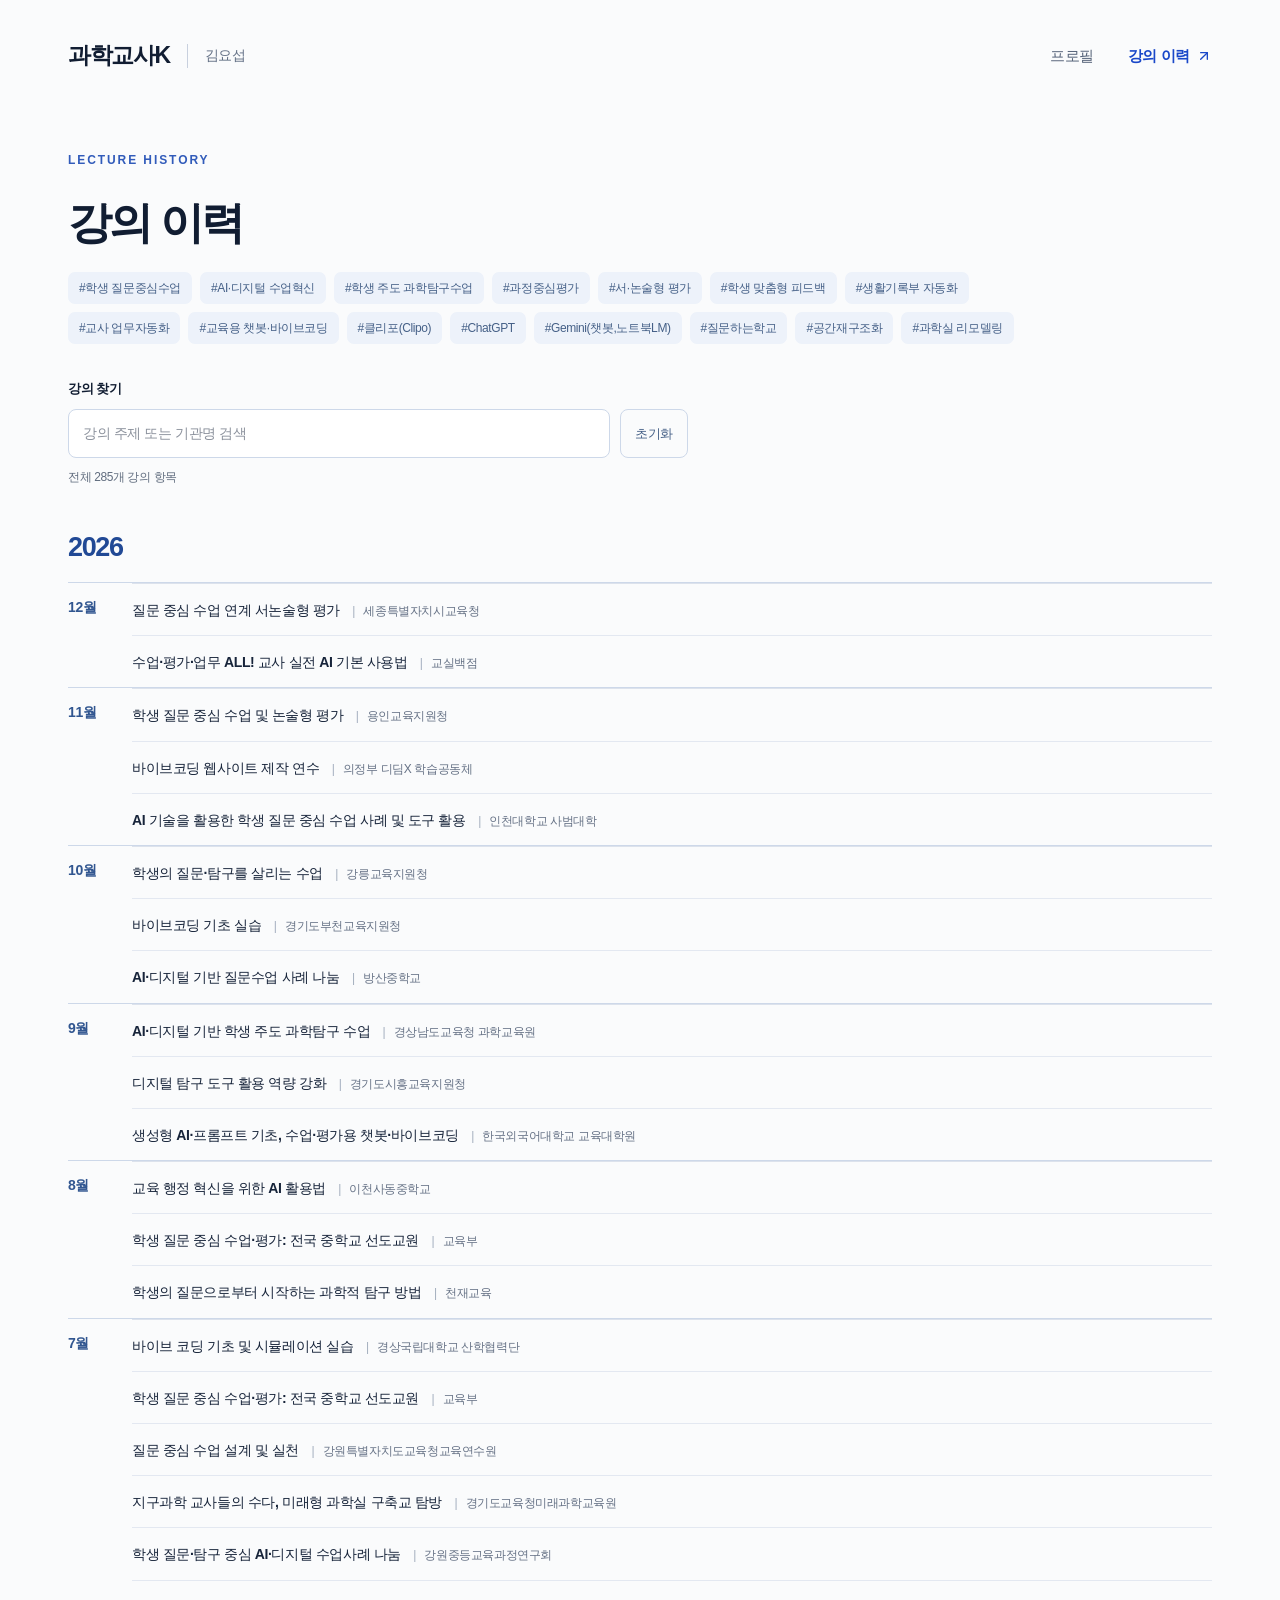
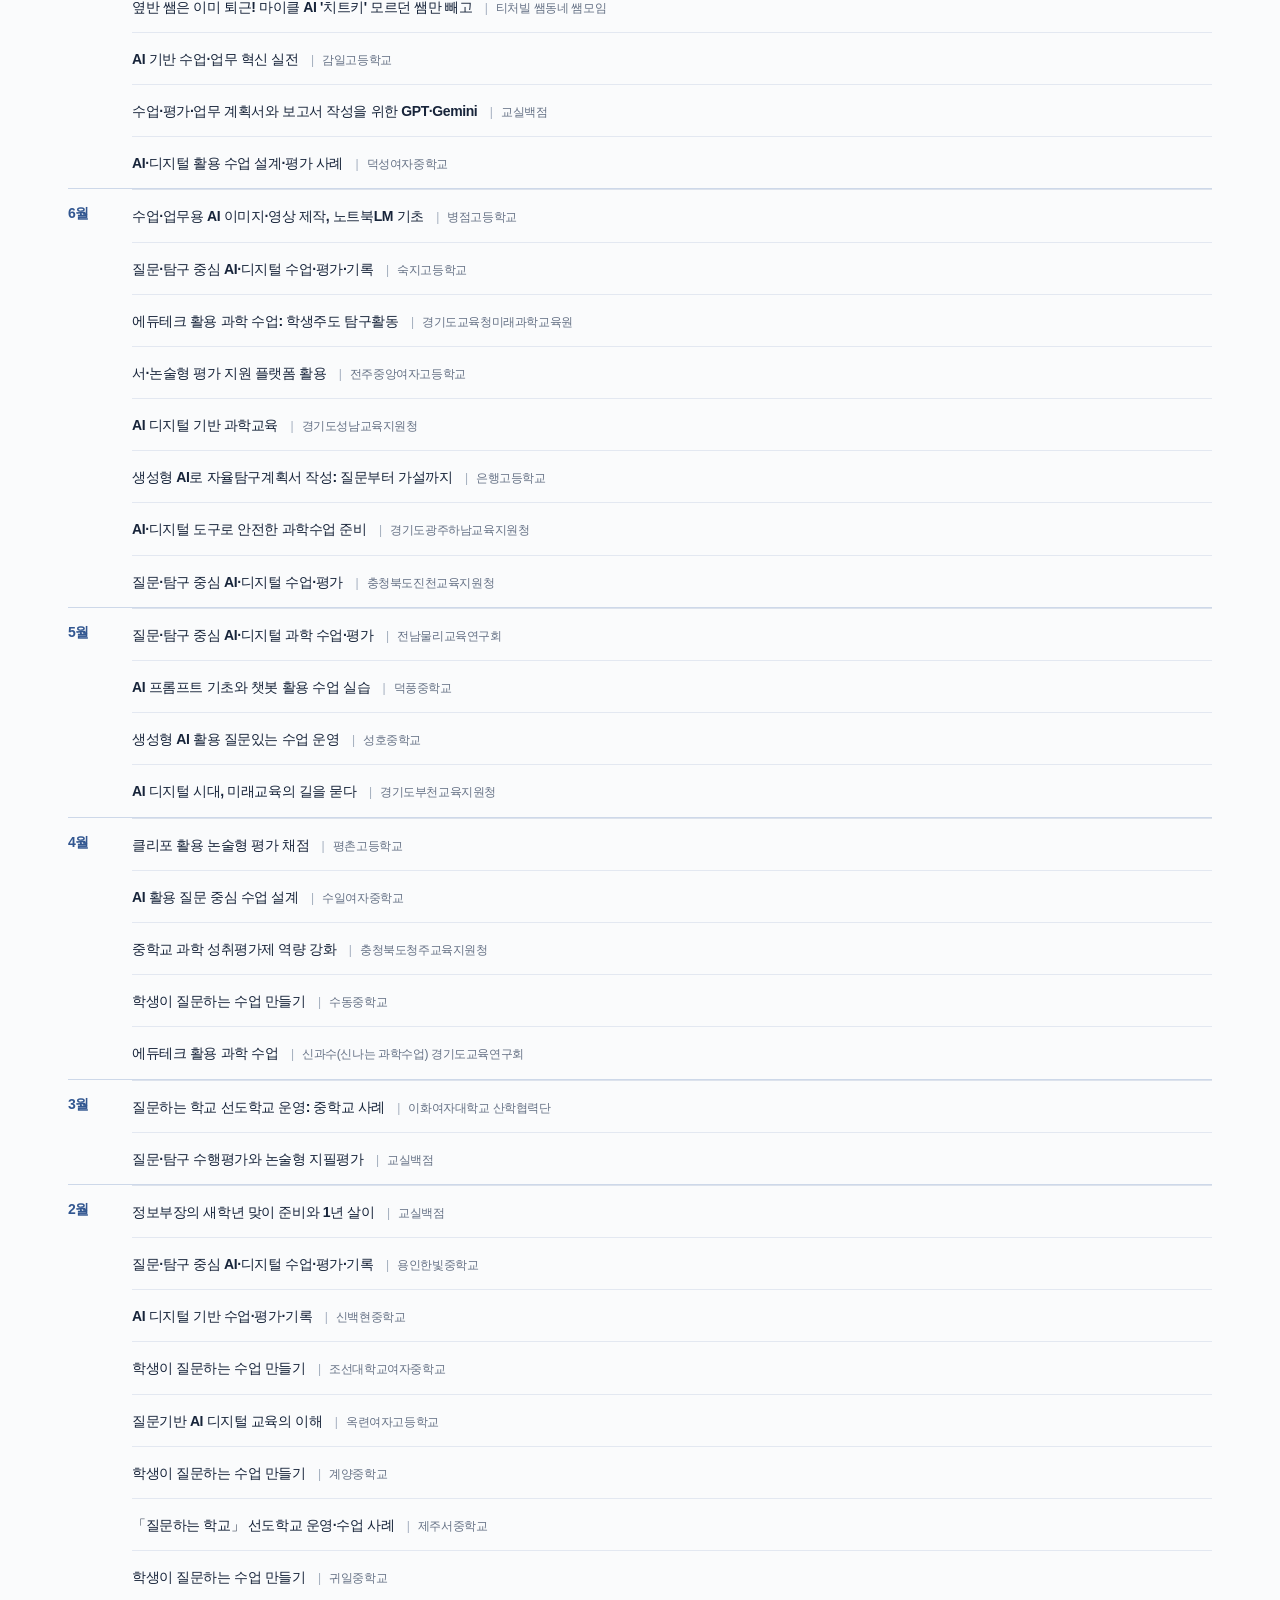
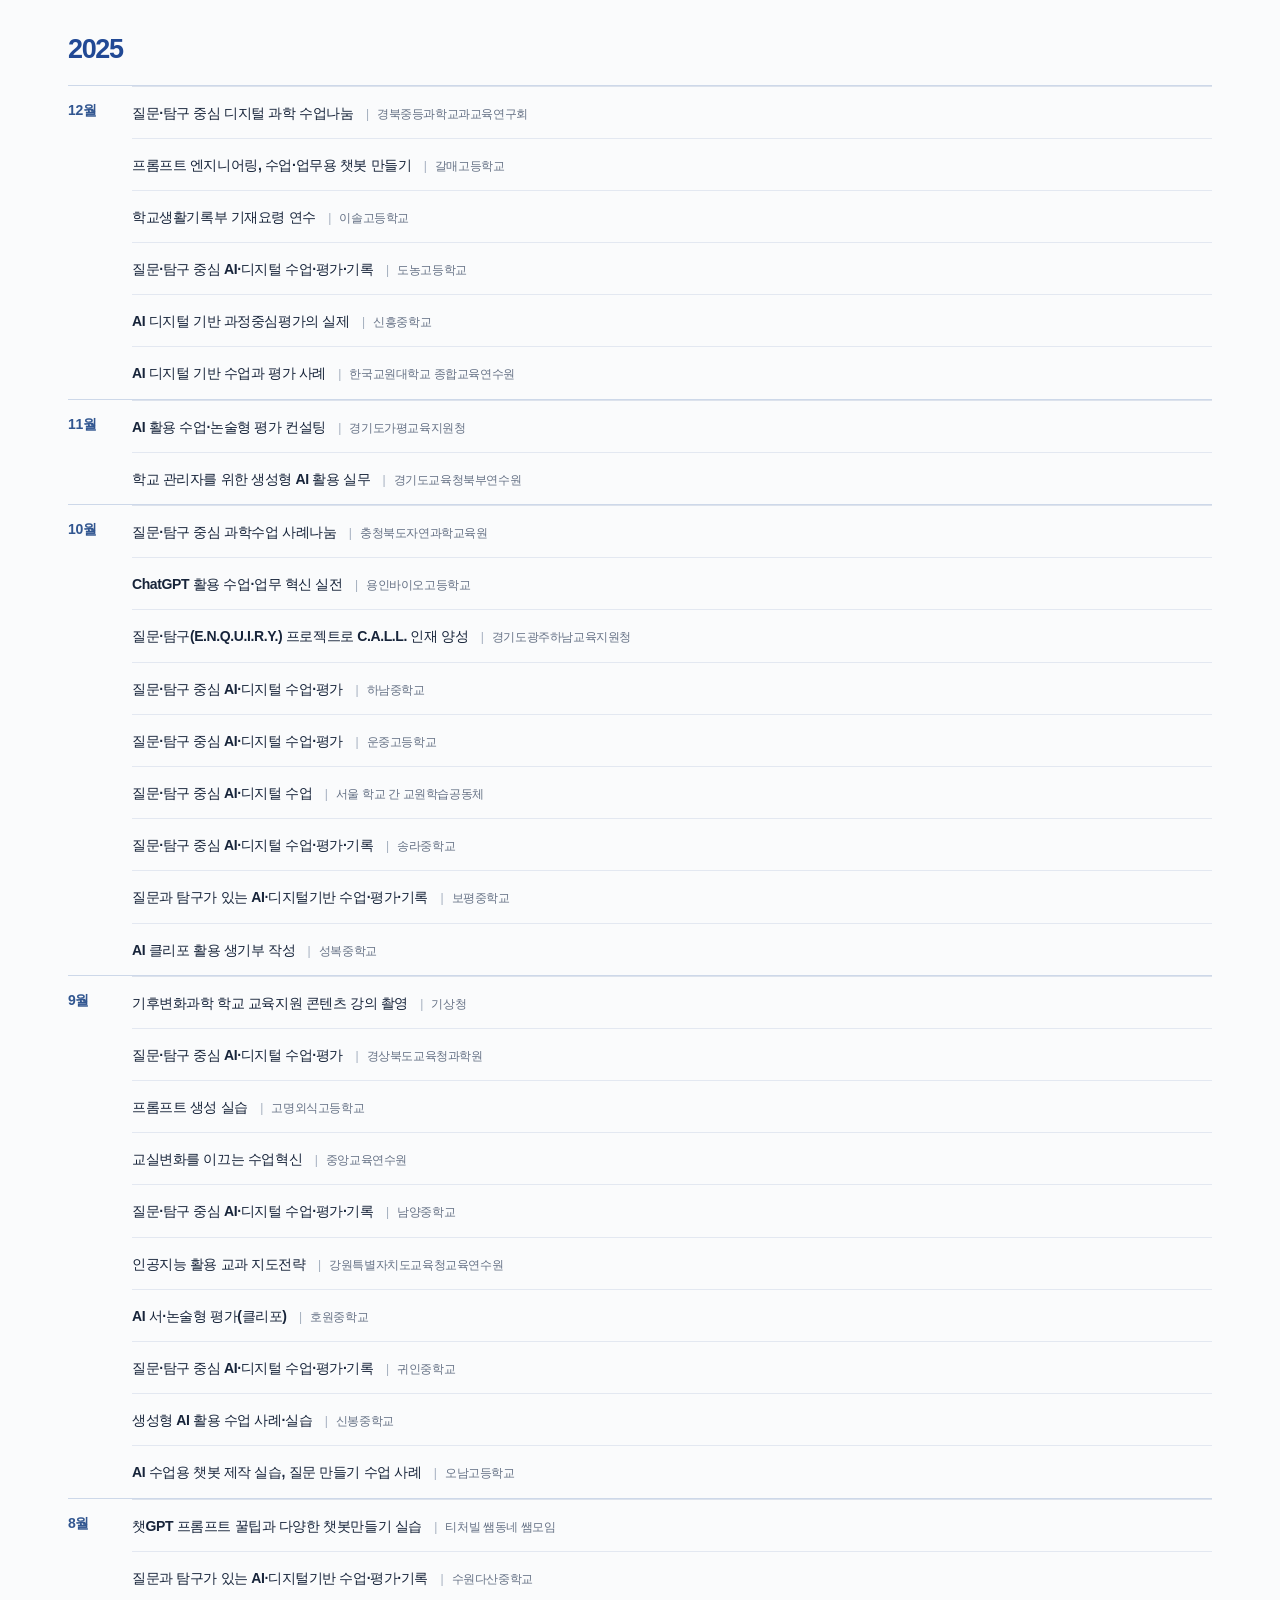
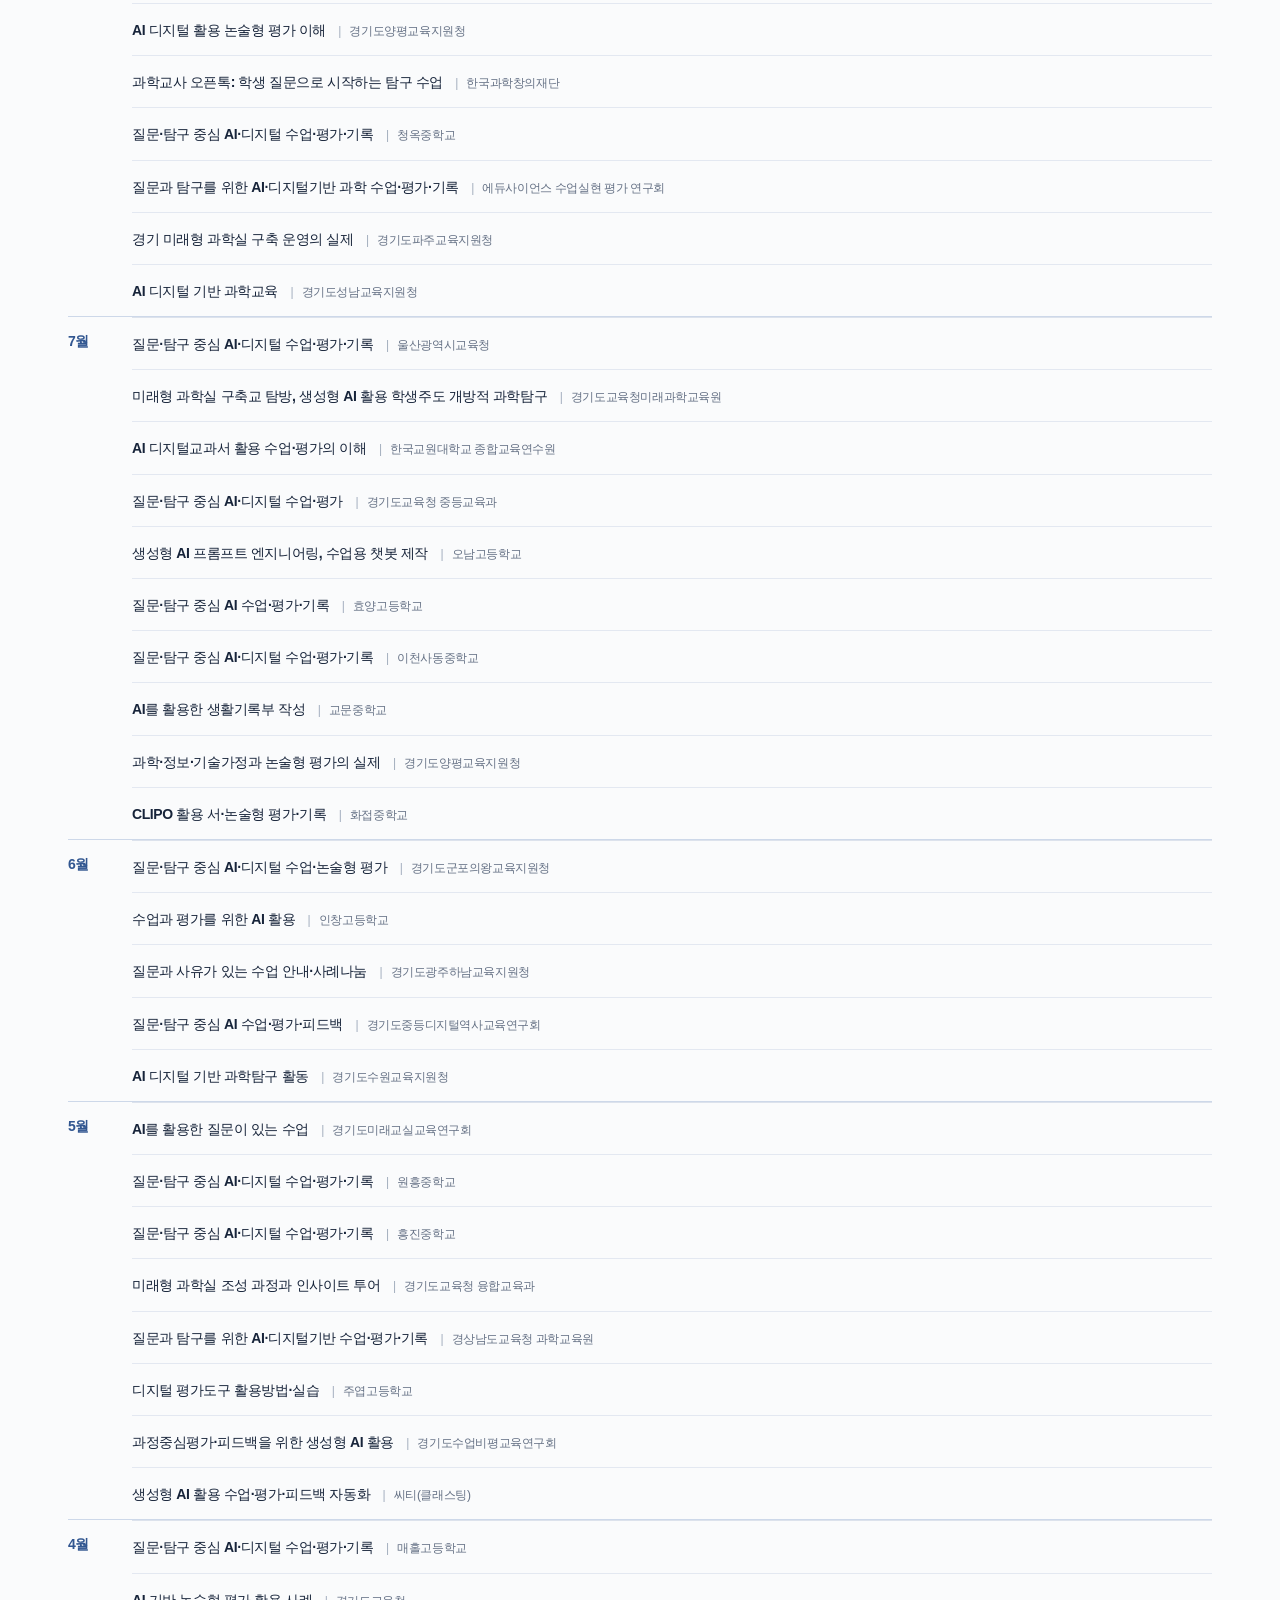
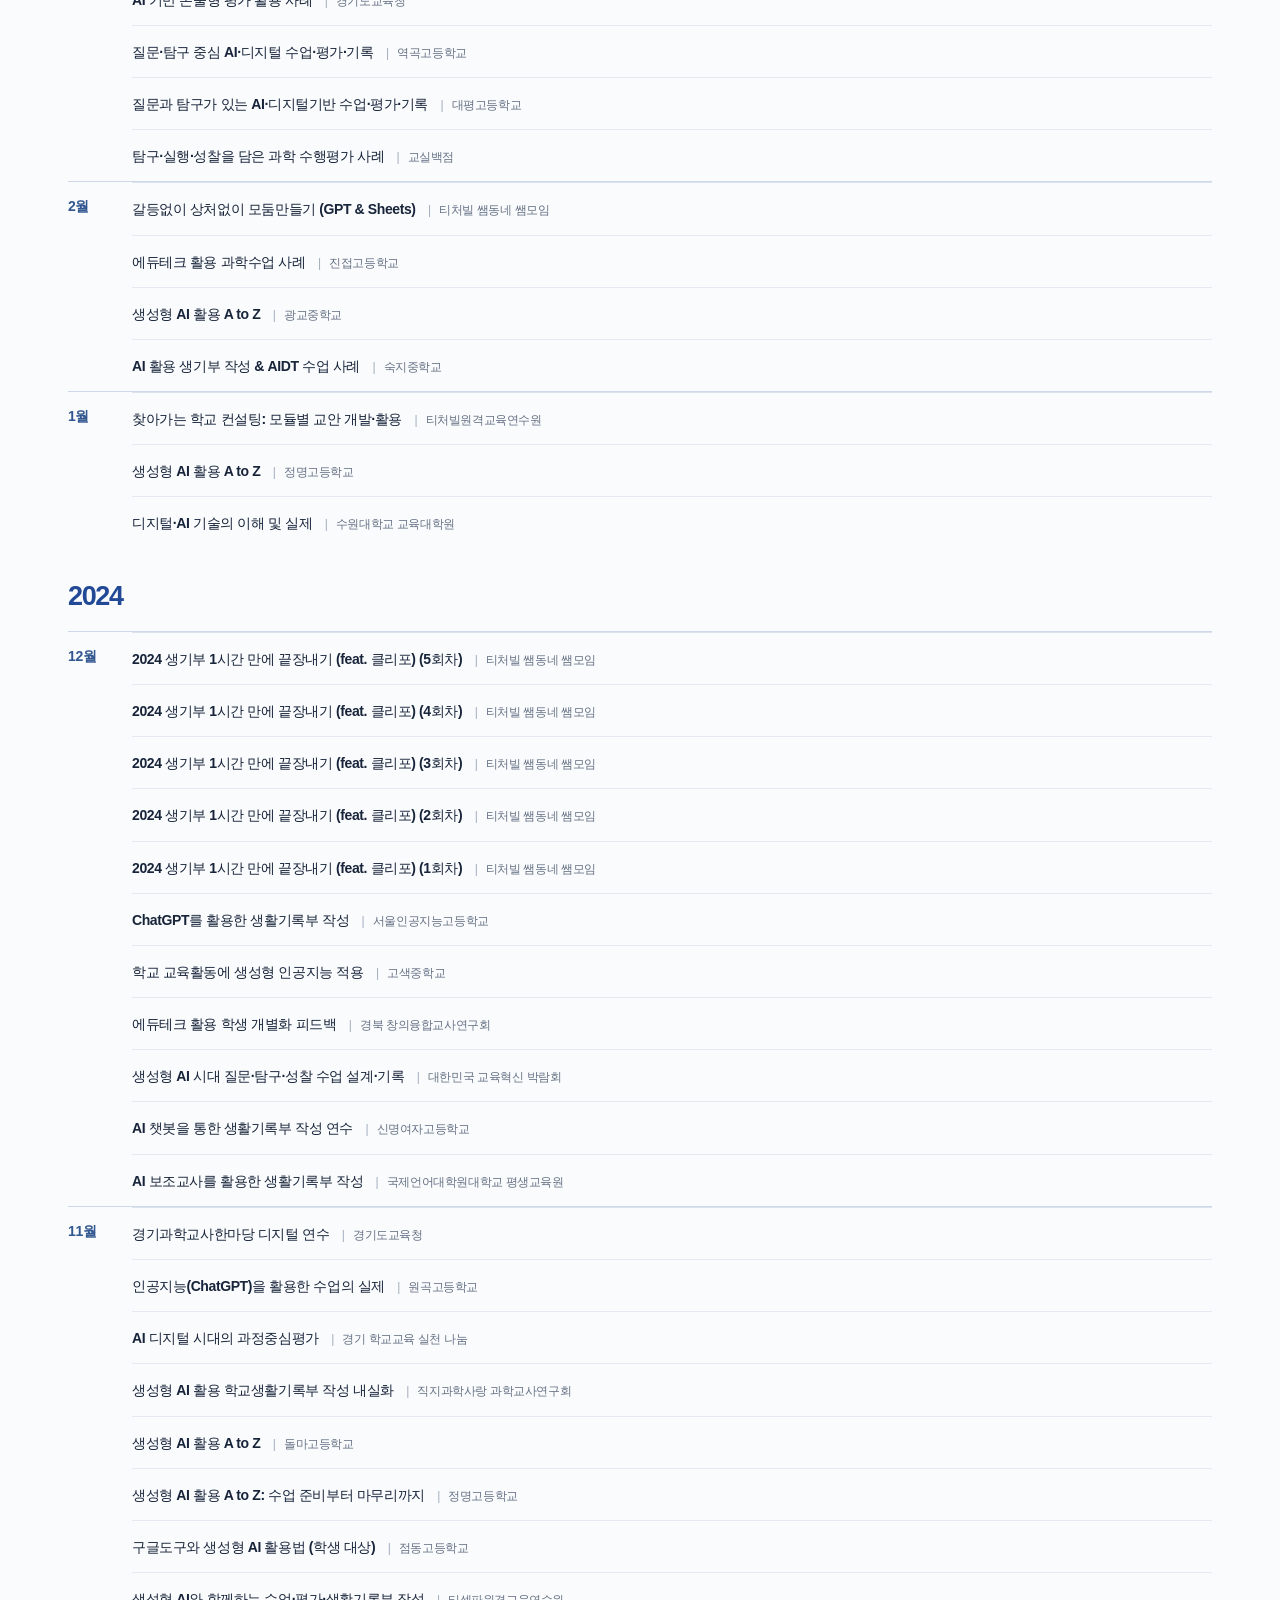
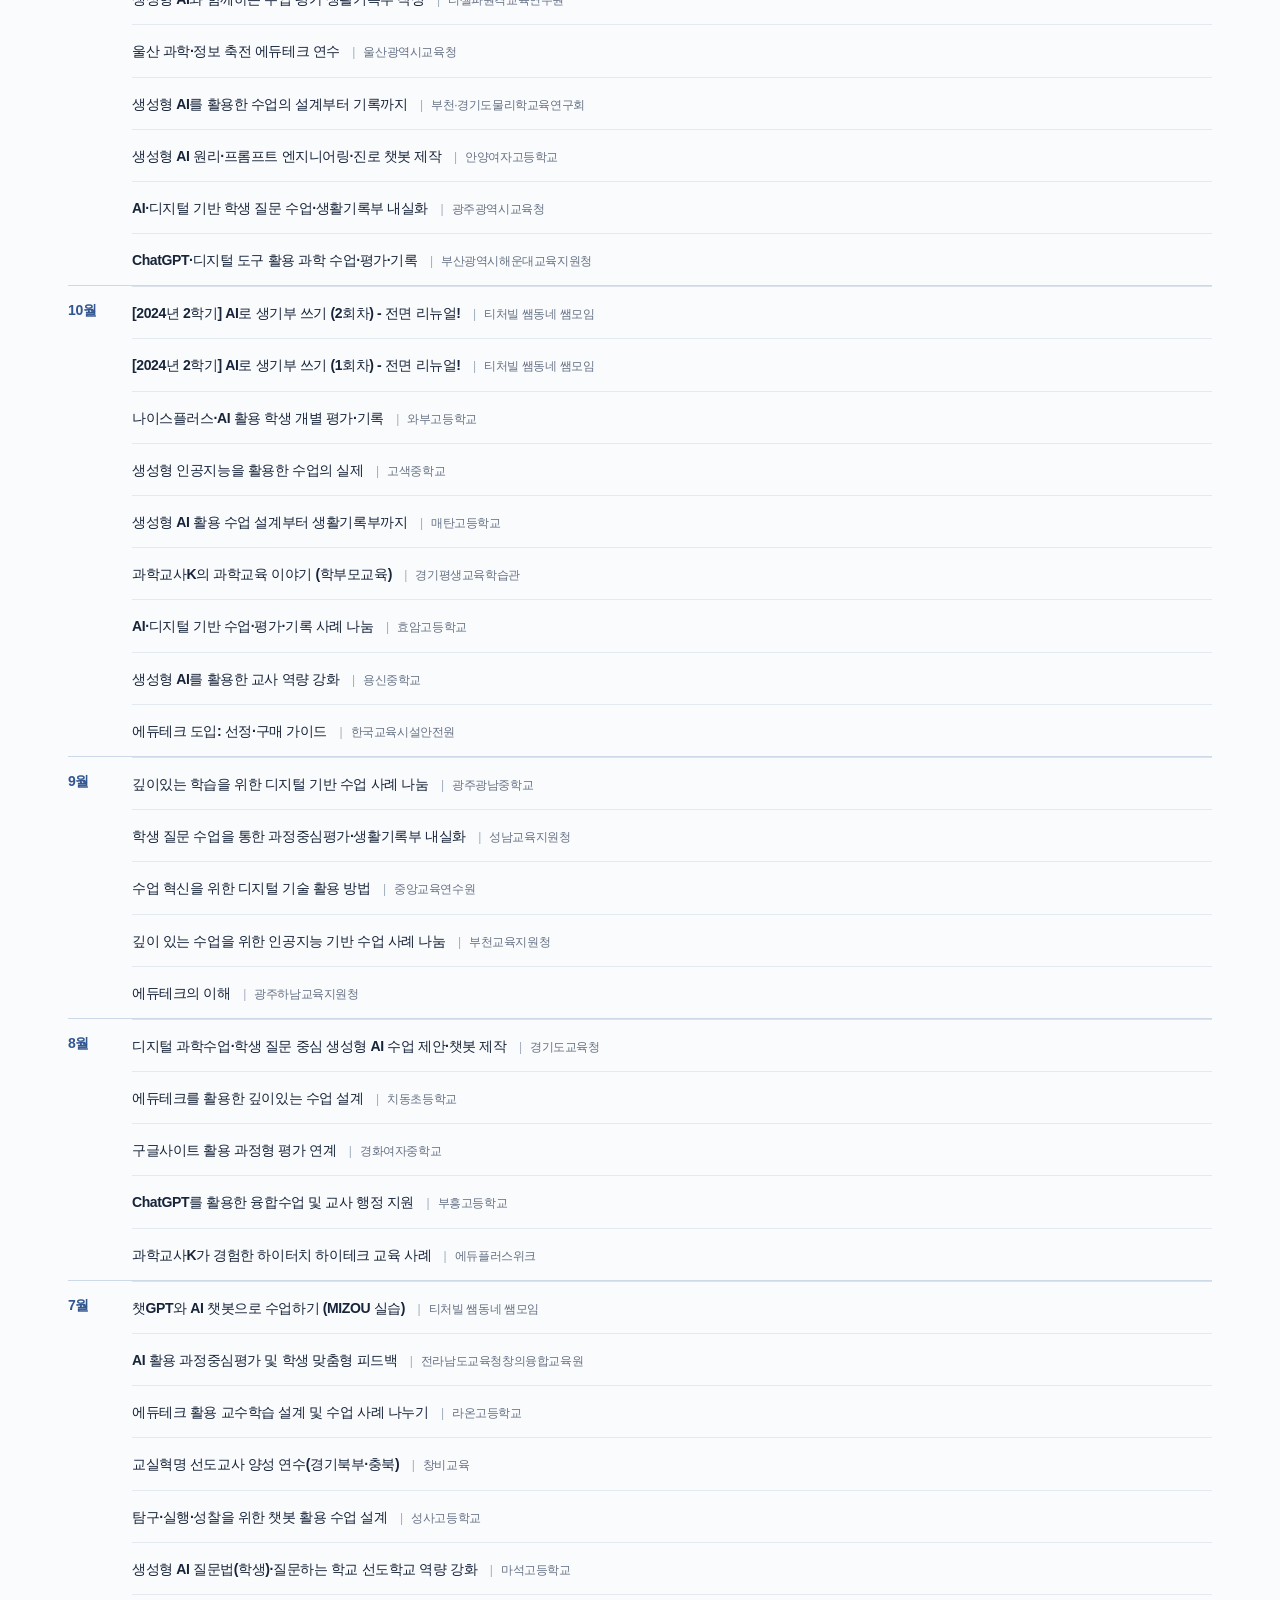
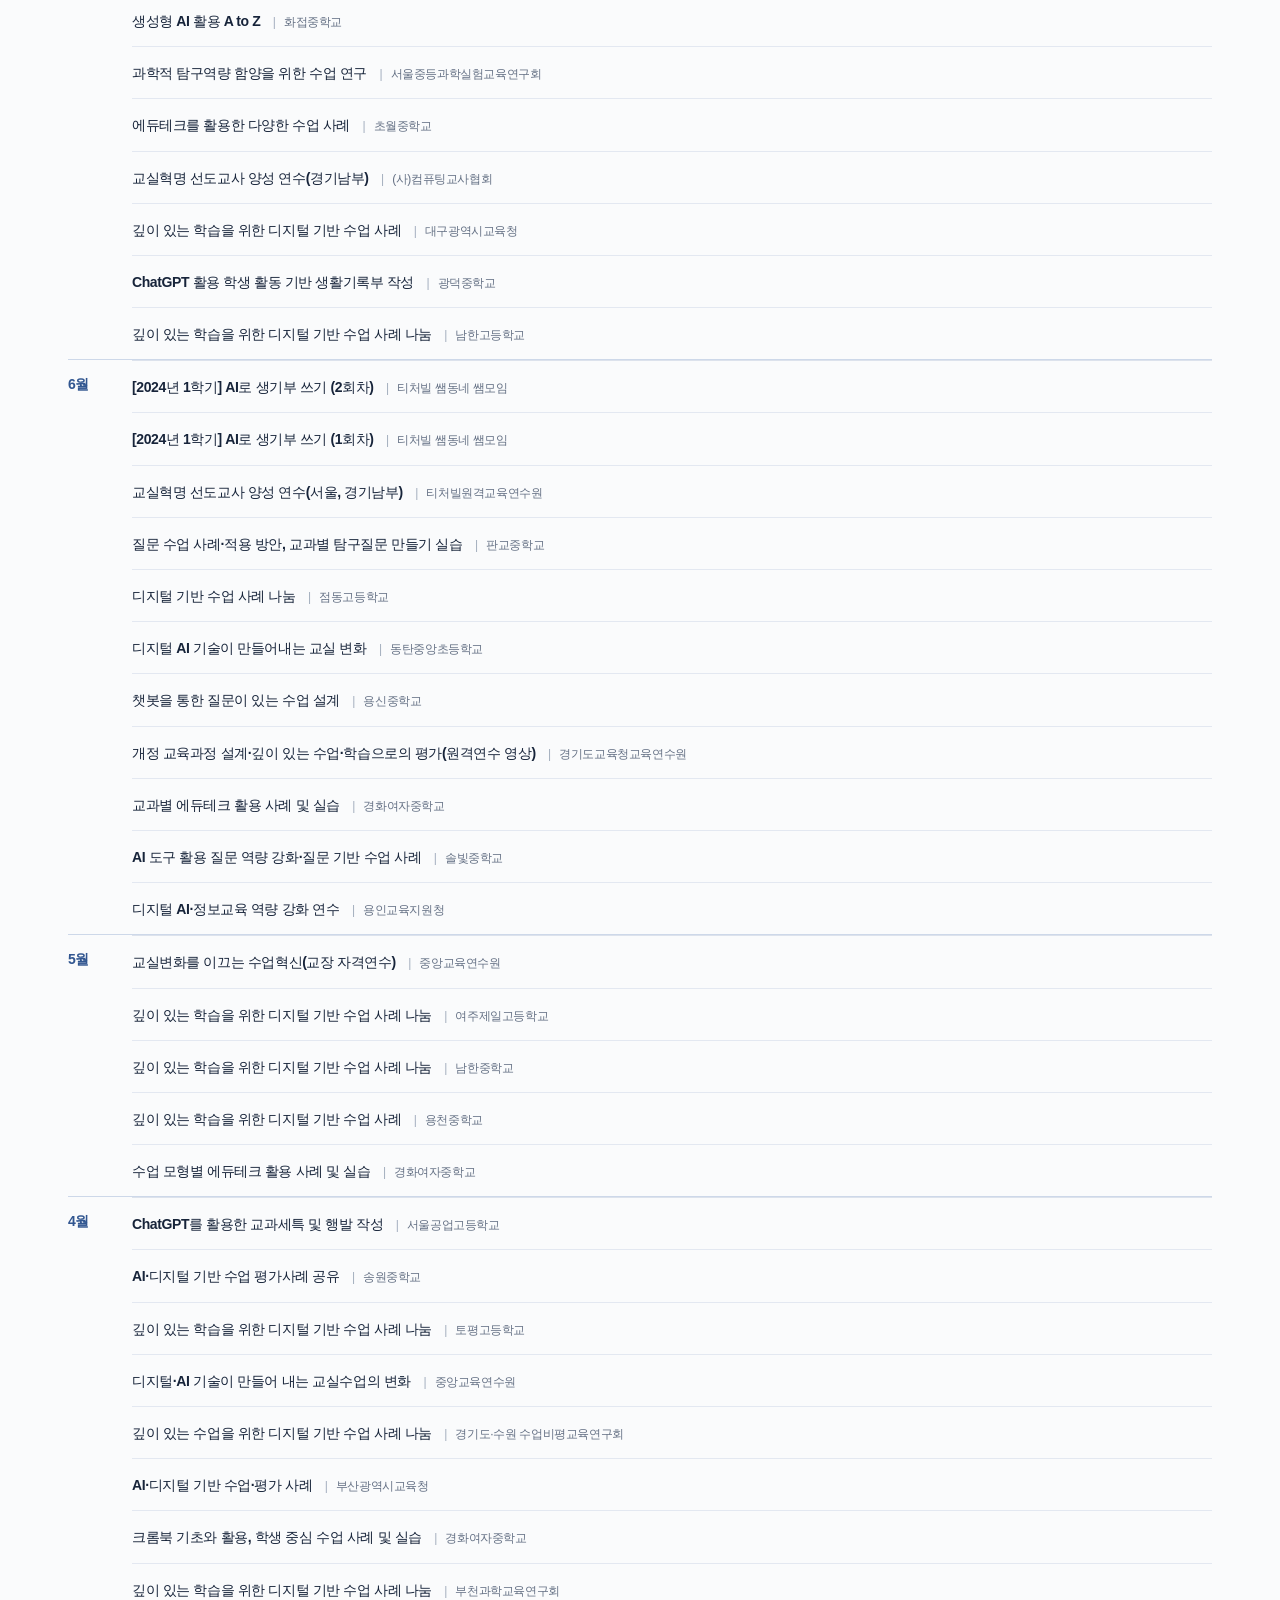
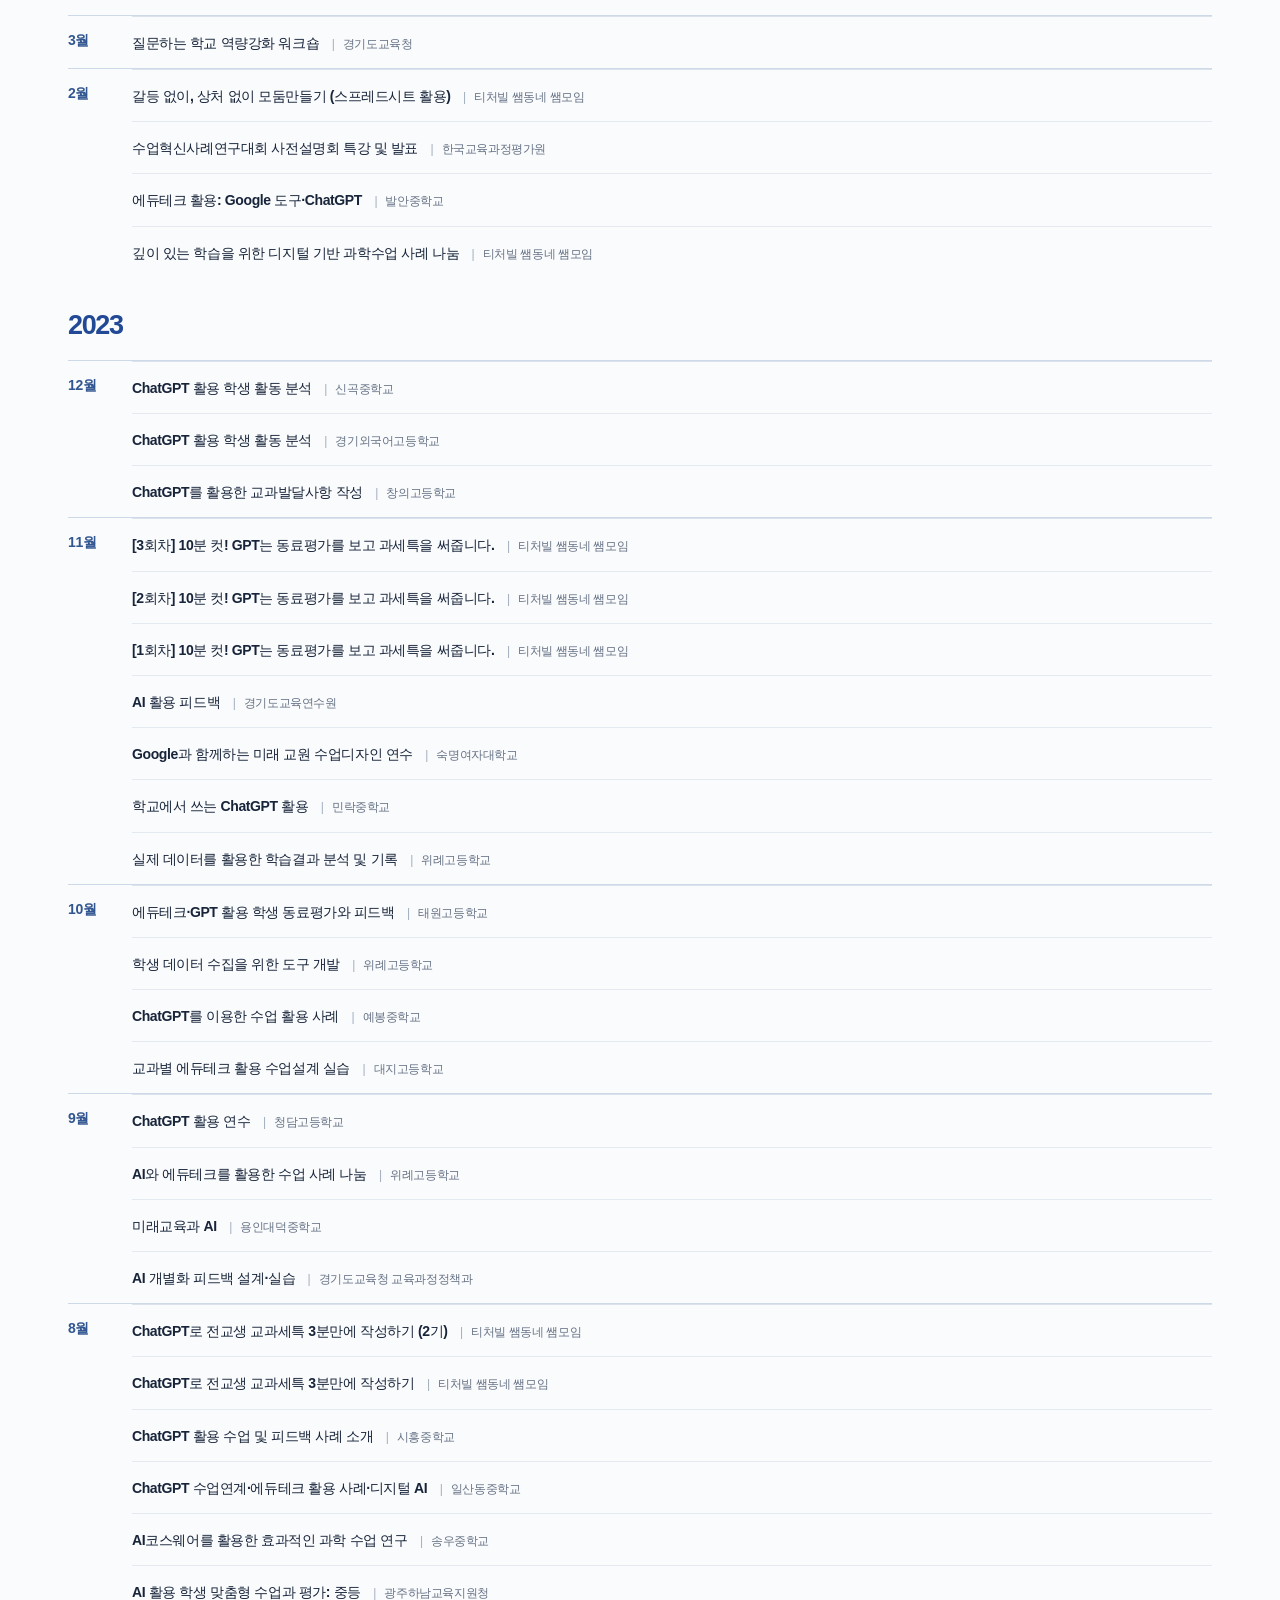
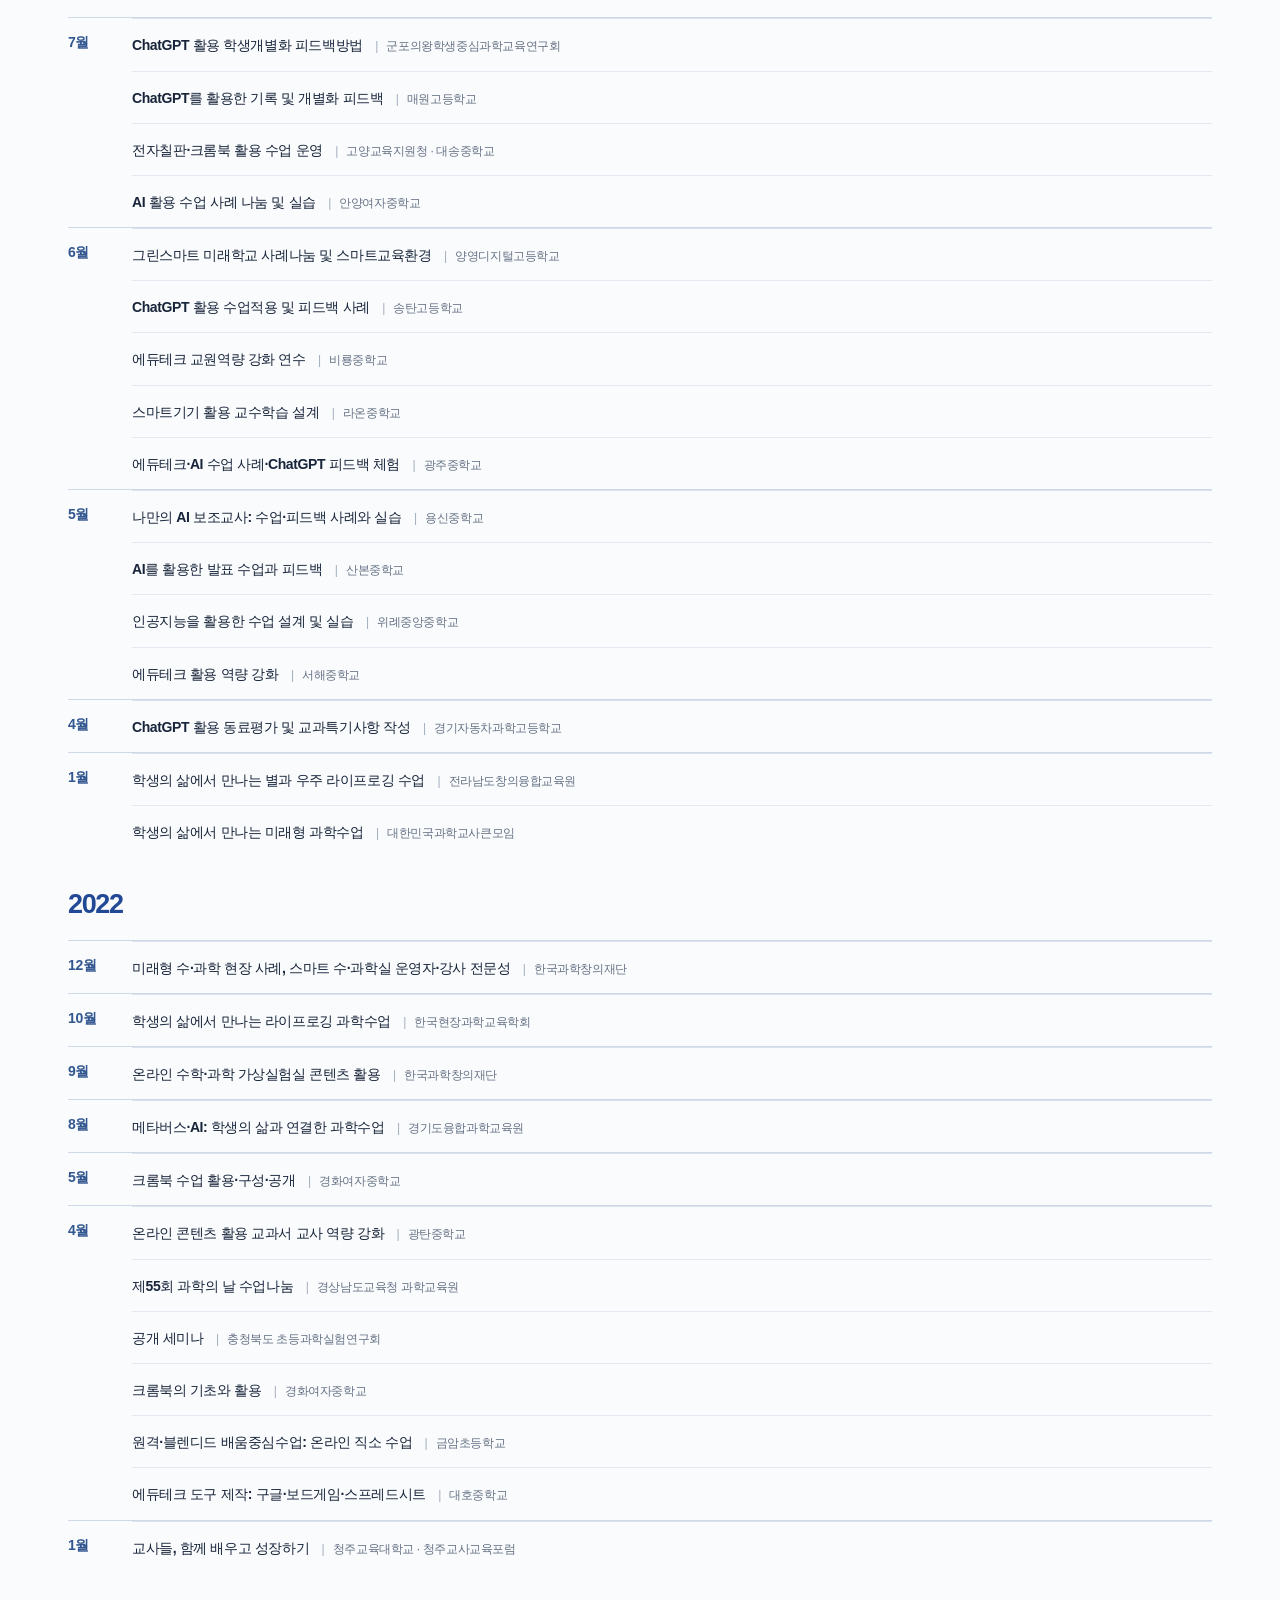
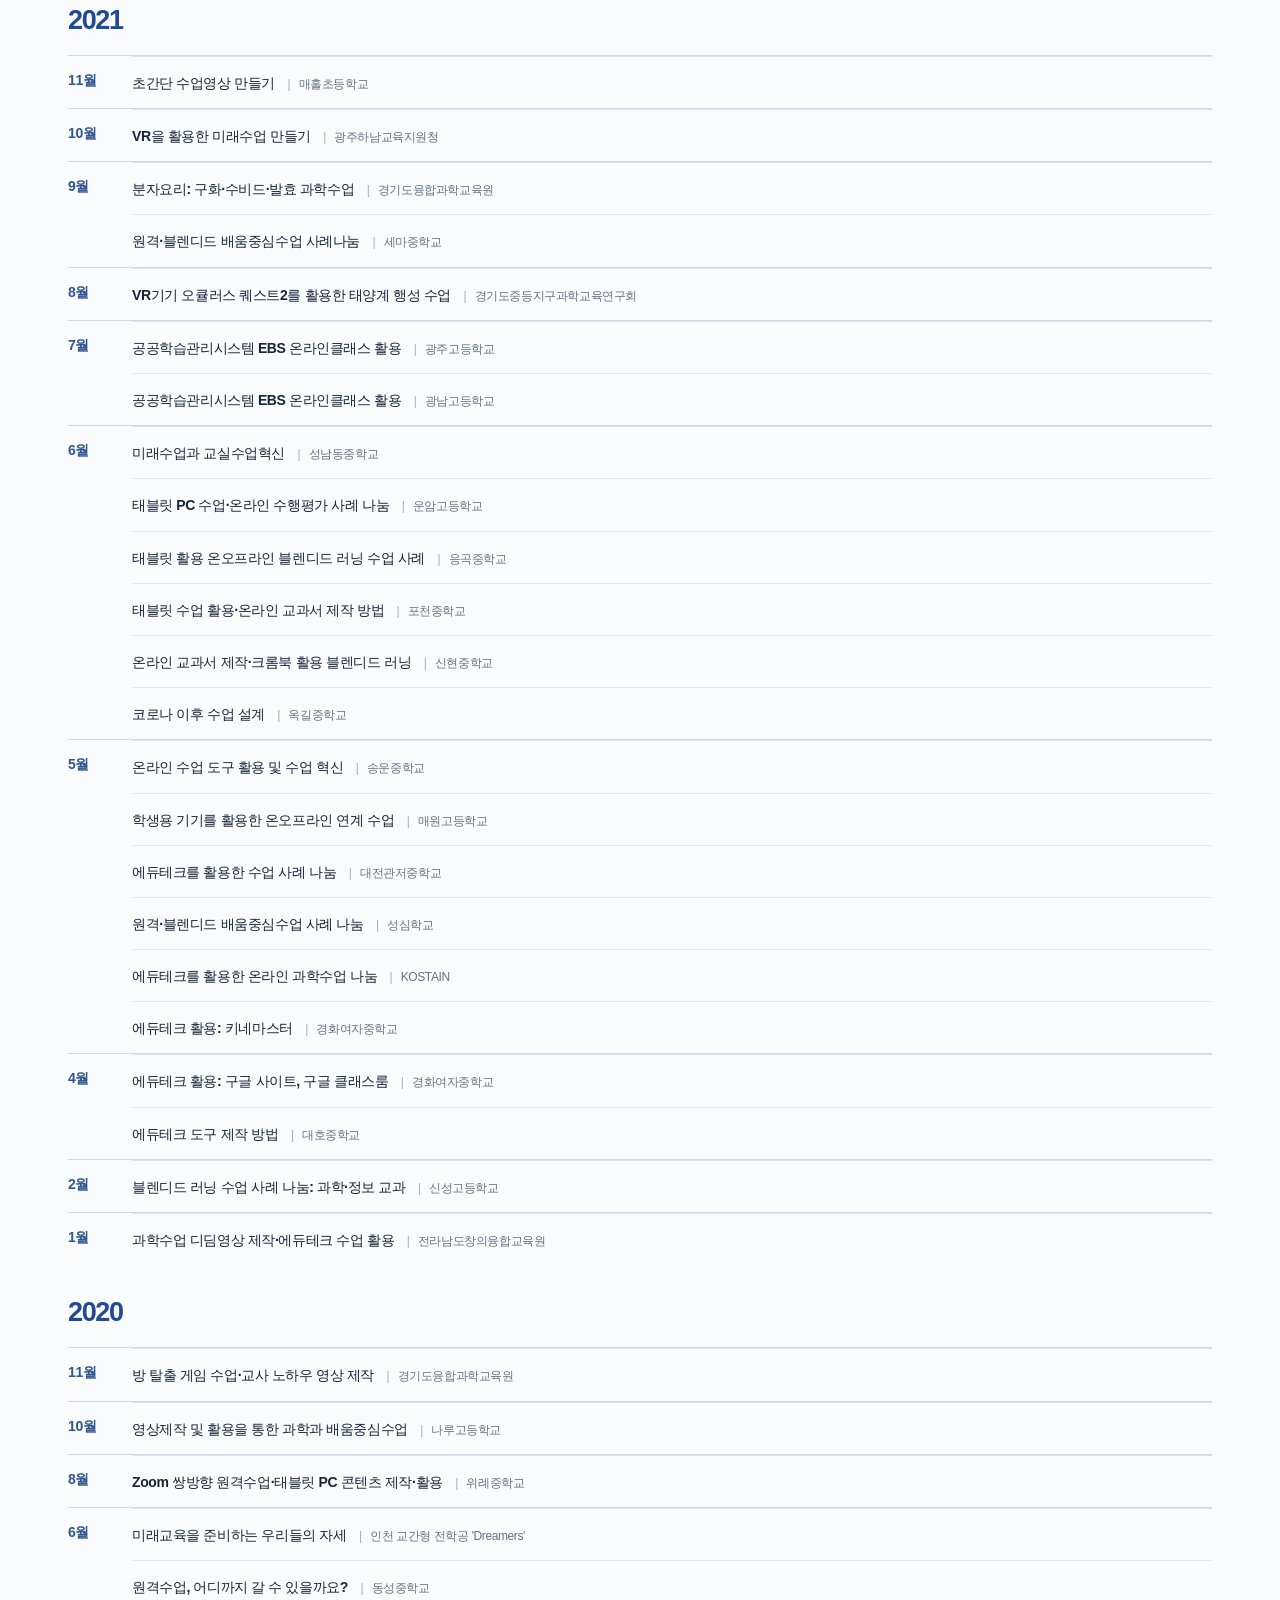
<file: lectures.html>
<!DOCTYPE html><html lang="ko"><head><meta charSet="utf-8"/><meta name="viewport" content="width=device-width, initial-scale=1"/><link rel="stylesheet" href="/index.6fb85adea5.css" data-rsc-css-href="/index.6fb85adea5.css" data-precedence="vite-rsc/importer-resources"/><title>교사 연수·강의 이력 | 과학교사K 김요섭</title><meta name="description" content="과학교사K 김요섭의 교사 연수·강의 이력. 질문하는 학교와 학생 질문 중심 수업, 학생 주도 과학탐구, ChatGPT·Gemini·노트북LM, 교육용 챗봇, 논술형 평가, 생활기록부·교사 업무자동화 강의를 연도·월·기관별로 확인하세요."/><meta name="keywords" content="과학교사K,김요섭,김요섭 교사,김요섭 강사,질문하는 학교,질문하는학교,질문하는 수업,질문있는 수업,학생 질문 중심 수업,학생 주도 과학탐구,교사 연수,교원 연수,교사 연수 강사,수업 설계,과정 중심 평가,논술형 평가,AI 활용 수업,에듀테크 연수,ChatGPT,Gemini,노트북LM,교육용 챗봇,생활기록부 자동화,교사 업무자동화,공간재구조화,과학실 리모델링"/><meta name="author" content="김요섭 · 과학교사K"/><meta property="og:title" content="교사 연수·강의 이력 | 과학교사K 김요섭"/><meta property="og:description" content="질문 중심 수업부터 생성형 AI, 평가와 생활기록부·교사 업무자동화까지, 교과를 아우르는 교사 연수와 강의 이력을 확인하세요."/><meta property="og:site_name" content="과학교사K 김요섭"/><meta property="og:type" content="website"/><meta property="og:locale" content="ko_KR"/><meta name="twitter:card" content="summary_large_image"/><meta name="twitter:title" content="교사 연수·강의 이력 | 과학교사K 김요섭"/><meta name="twitter:description" content="질문 중심 수업부터 생성형 AI, 평가와 생활기록부·교사 업무자동화까지, 교과를 아우르는 교사 연수와 강의 이력을 확인하세요."/><link rel="icon" href="/favicon.ico" sizes="any"/><link rel="icon" href="/favicon-32.png" type="image/png" sizes="32x32"/><link rel="apple-touch-icon" href="/apple-touch-icon.png"/>
<link rel="canonical" href="https://science-teacher.kr/lectures"/>
<meta property="og:url" content="https://science-teacher.kr/lectures"/>
<meta property="og:image" content="https://science-teacher.kr/og-image.jpg"/>
<meta property="og:image:type" content="image/jpeg"/>
<meta property="og:image:width" content="1200"/>
<meta property="og:image:height" content="630"/>
<meta property="og:image:alt" content="과학교사K 김요섭. 끝없이 발전하는 수업을 꿈꾸는 과학교사"/>
<meta name="twitter:image" content="https://science-teacher.kr/og-image.jpg"/>
<meta name="twitter:image:alt" content="과학교사K 김요섭. 끝없이 발전하는 수업을 꿈꾸는 과학교사"/>
<script type="application/ld+json">
{
  "@context": "https://schema.org",
  "@graph": [
    {
      "@type": "CollectionPage",
      "@id": "https://science-teacher.kr/lectures#webpage",
      "url": "https://science-teacher.kr/lectures",
      "name": "교사 연수·강의 이력 | 과학교사K 김요섭",
      "description": "과학교사K 김요섭의 교사 연수·강의 이력. 질문하는 학교와 학생 질문 중심 수업, 학생 주도 과학탐구, ChatGPT·Gemini·노트북LM, 교육용 챗봇, 논술형 평가, 생활기록부·교사 업무자동화 강의를 연도·월·기관별로 확인하세요.",
      "inLanguage": "ko-KR",
      "isPartOf": {
        "@id": "https://science-teacher.kr/#website"
      },
      "about": {
        "@type": "Person",
        "@id": "https://science-teacher.kr/#person"
      },
      "breadcrumb": {
        "@id": "https://science-teacher.kr/lectures#breadcrumb"
      }
    },
    {
      "@type": "BreadcrumbList",
      "@id": "https://science-teacher.kr/lectures#breadcrumb",
      "itemListElement": [
        {
          "@type": "ListItem",
          "position": 1,
          "name": "프로필",
          "item": "https://science-teacher.kr/"
        },
        {
          "@type": "ListItem",
          "position": 2,
          "name": "강의 이력",
          "item": "https://science-teacher.kr/lectures"
        }
      ]
    }
  ]
}
</script>
</head><body><a class="skip-link" href="#main">본문 바로가기</a><header class="site-header wrap"><a class="brand" href="/">과학교사K<span>김요섭</span></a><nav aria-label="주 메뉴"><a href="/">프로필</a><a href="/lectures" aria-current="page">강의 이력 <svg xmlns="http://www.w3.org/2000/svg" width="16" height="16" viewBox="0 0 24 24" fill="none" stroke="currentColor" stroke-width="2" stroke-linecap="round" stroke-linejoin="round" class="lucide lucide-arrow-up-right" aria-hidden="true"><path d="M7 7h10v10"></path><path d="M7 17 17 7"></path></svg></a></nav></header><main id="main"><section class="lecture-head lecture-list-head wrap"><p class="eyebrow">LECTURE HISTORY</p><h1>강의 이력</h1><div class="lecture-fields" aria-label="강의 분야"><span>#<!-- -->학생 질문중심수업</span><span>#<!-- -->AI·디지털 수업혁신</span><span>#<!-- -->학생 주도 과학탐구수업</span><span>#<!-- -->과정중심평가</span><span>#<!-- -->서·논술형 평가</span><span>#<!-- -->학생 맞춤형 피드백</span><span>#<!-- -->생활기록부 자동화</span><span>#<!-- -->교사 업무자동화</span><span>#<!-- -->교육용 챗봇·바이브코딩</span><span>#<!-- -->클리포(Clipo)</span><span>#<!-- -->ChatGPT</span><span>#<!-- -->Gemini(챗봇,노트북LM)</span><span>#<!-- -->질문하는학교</span><span>#<!-- -->공간재구조화</span><span>#<!-- -->과학실 리모델링</span></div></section><div class="wrap lecture-search" hidden=""><label for="lecture-search">강의 찾기</label><div class="search-input-row"><input id="lecture-search" type="search" placeholder="강의 주제 또는 기관명 검색" autoComplete="off"/><button type="button" id="search-clear">초기화</button></div><output id="search-status" aria-live="polite"></output></div><div class="wrap lecture-tables"><section class="lecture-table-year"><h2>2026</h2><div class="lecture-history"><section class="lecture-month-group" aria-label="2026년 12월"><h3><time dateTime="2026-12">12<!-- -->월</time></h3><ul><li class="lecture-entry"><strong>질문 중심 수업 연계 서논술형 평가</strong> <span class="lecture-entry-institution"><span class="lecture-entry-divider" aria-hidden="true">|</span>세종특별자치시교육청</span></li><li class="lecture-entry"><strong>수업·평가·업무 ALL! 교사 실전 AI 기본 사용법</strong> <span class="lecture-entry-institution"><span class="lecture-entry-divider" aria-hidden="true">|</span>교실백점</span></li></ul></section><section class="lecture-month-group" aria-label="2026년 11월"><h3><time dateTime="2026-11">11<!-- -->월</time></h3><ul><li class="lecture-entry"><strong>학생 질문 중심 수업 및 논술형 평가</strong> <span class="lecture-entry-institution"><span class="lecture-entry-divider" aria-hidden="true">|</span>용인교육지원청</span></li><li class="lecture-entry"><strong>바이브코딩 웹사이트 제작 연수</strong> <span class="lecture-entry-institution"><span class="lecture-entry-divider" aria-hidden="true">|</span>의정부 디딤X 학습공동체</span></li><li class="lecture-entry"><strong>AI 기술을 활용한 학생 질문 중심 수업 사례 및 도구 활용</strong> <span class="lecture-entry-institution"><span class="lecture-entry-divider" aria-hidden="true">|</span>인천대학교 사범대학</span></li></ul></section><section class="lecture-month-group" aria-label="2026년 10월"><h3><time dateTime="2026-10">10<!-- -->월</time></h3><ul><li class="lecture-entry"><strong>학생의 질문·탐구를 살리는 수업</strong> <span class="lecture-entry-institution"><span class="lecture-entry-divider" aria-hidden="true">|</span>강릉교육지원청</span></li><li class="lecture-entry"><strong>바이브코딩 기초 실습</strong> <span class="lecture-entry-institution"><span class="lecture-entry-divider" aria-hidden="true">|</span>경기도부천교육지원청</span></li><li class="lecture-entry"><strong>AI·디지털 기반 질문수업 사례 나눔</strong> <span class="lecture-entry-institution"><span class="lecture-entry-divider" aria-hidden="true">|</span>방산중학교</span></li></ul></section><section class="lecture-month-group" aria-label="2026년 9월"><h3><time dateTime="2026-09">9<!-- -->월</time></h3><ul><li class="lecture-entry"><strong>AI·디지털 기반 학생 주도 과학탐구 수업</strong> <span class="lecture-entry-institution"><span class="lecture-entry-divider" aria-hidden="true">|</span>경상남도교육청 과학교육원</span></li><li class="lecture-entry"><strong>디지털 탐구 도구 활용 역량 강화</strong> <span class="lecture-entry-institution"><span class="lecture-entry-divider" aria-hidden="true">|</span>경기도시흥교육지원청</span></li><li class="lecture-entry"><strong>생성형 AI·프롬프트 기초, 수업·평가용 챗봇·바이브코딩</strong> <span class="lecture-entry-institution"><span class="lecture-entry-divider" aria-hidden="true">|</span>한국외국어대학교 교육대학원</span></li></ul></section><section class="lecture-month-group" aria-label="2026년 8월"><h3><time dateTime="2026-08">8<!-- -->월</time></h3><ul><li class="lecture-entry"><strong>교육 행정 혁신을 위한 AI 활용법</strong> <span class="lecture-entry-institution"><span class="lecture-entry-divider" aria-hidden="true">|</span>이천사동중학교</span></li><li class="lecture-entry"><strong>학생 질문 중심 수업·평가: 전국 중학교 선도교원</strong> <span class="lecture-entry-institution"><span class="lecture-entry-divider" aria-hidden="true">|</span>교육부</span></li><li class="lecture-entry"><strong>학생의 질문으로부터 시작하는 과학적 탐구 방법</strong> <span class="lecture-entry-institution"><span class="lecture-entry-divider" aria-hidden="true">|</span>천재교육</span></li></ul></section><section class="lecture-month-group" aria-label="2026년 7월"><h3><time dateTime="2026-07">7<!-- -->월</time></h3><ul><li class="lecture-entry"><strong>바이브 코딩 기초 및 시뮬레이션 실습</strong> <span class="lecture-entry-institution"><span class="lecture-entry-divider" aria-hidden="true">|</span>경상국립대학교 산학협력단</span></li><li class="lecture-entry"><strong>학생 질문 중심 수업·평가: 전국 중학교 선도교원</strong> <span class="lecture-entry-institution"><span class="lecture-entry-divider" aria-hidden="true">|</span>교육부</span></li><li class="lecture-entry"><strong>질문 중심 수업 설계 및 실천</strong> <span class="lecture-entry-institution"><span class="lecture-entry-divider" aria-hidden="true">|</span>강원특별자치도교육청교육연수원</span></li><li class="lecture-entry"><strong>지구과학 교사들의 수다, 미래형 과학실 구축교 탐방</strong> <span class="lecture-entry-institution"><span class="lecture-entry-divider" aria-hidden="true">|</span>경기도교육청미래과학교육원</span></li><li class="lecture-entry"><strong>학생 질문·탐구 중심 AI·디지털 수업사례 나눔</strong> <span class="lecture-entry-institution"><span class="lecture-entry-divider" aria-hidden="true">|</span>강원중등교육과정연구회</span></li><li class="lecture-entry" data-meeting-date="2026-07-23" data-meeting-seq="11185"><strong>옆반 쌤은 이미 퇴근! 마이클 AI '치트키' 모르던 쌤만 빼고</strong> <span class="lecture-entry-institution"><span class="lecture-entry-divider" aria-hidden="true">|</span>티처빌 쌤동네 쌤모임</span></li><li class="lecture-entry"><strong>AI 기반 수업·업무 혁신 실전</strong> <span class="lecture-entry-institution"><span class="lecture-entry-divider" aria-hidden="true">|</span>감일고등학교</span></li><li class="lecture-entry"><strong>수업·평가·업무 계획서와 보고서 작성을 위한 GPT·Gemini</strong> <span class="lecture-entry-institution"><span class="lecture-entry-divider" aria-hidden="true">|</span>교실백점</span></li><li class="lecture-entry"><strong>AI·디지털 활용 수업 설계·평가 사례</strong> <span class="lecture-entry-institution"><span class="lecture-entry-divider" aria-hidden="true">|</span>덕성여자중학교</span></li></ul></section><section class="lecture-month-group" aria-label="2026년 6월"><h3><time dateTime="2026-06">6<!-- -->월</time></h3><ul><li class="lecture-entry"><strong>수업·업무용 AI 이미지·영상 제작, 노트북LM 기초</strong> <span class="lecture-entry-institution"><span class="lecture-entry-divider" aria-hidden="true">|</span>병점고등학교</span></li><li class="lecture-entry"><strong>질문·탐구 중심 AI·디지털 수업·평가·기록</strong> <span class="lecture-entry-institution"><span class="lecture-entry-divider" aria-hidden="true">|</span>숙지고등학교</span></li><li class="lecture-entry"><strong>에듀테크 활용 과학 수업: 학생주도 탐구활동</strong> <span class="lecture-entry-institution"><span class="lecture-entry-divider" aria-hidden="true">|</span>경기도교육청미래과학교육원</span></li><li class="lecture-entry"><strong>서·논술형 평가 지원 플랫폼 활용</strong> <span class="lecture-entry-institution"><span class="lecture-entry-divider" aria-hidden="true">|</span>전주중앙여자고등학교</span></li><li class="lecture-entry"><strong>AI 디지털 기반 과학교육</strong> <span class="lecture-entry-institution"><span class="lecture-entry-divider" aria-hidden="true">|</span>경기도성남교육지원청</span></li><li class="lecture-entry"><strong>생성형 AI로 자율탐구계획서 작성: 질문부터 가설까지</strong> <span class="lecture-entry-institution"><span class="lecture-entry-divider" aria-hidden="true">|</span>은행고등학교</span></li><li class="lecture-entry"><strong>AI·디지털 도구로 안전한 과학수업 준비</strong> <span class="lecture-entry-institution"><span class="lecture-entry-divider" aria-hidden="true">|</span>경기도광주하남교육지원청</span></li><li class="lecture-entry"><strong>질문·탐구 중심 AI·디지털 수업·평가</strong> <span class="lecture-entry-institution"><span class="lecture-entry-divider" aria-hidden="true">|</span>충청북도진천교육지원청</span></li></ul></section><section class="lecture-month-group" aria-label="2026년 5월"><h3><time dateTime="2026-05">5<!-- -->월</time></h3><ul><li class="lecture-entry"><strong>질문·탐구 중심 AI·디지털 과학 수업·평가</strong> <span class="lecture-entry-institution"><span class="lecture-entry-divider" aria-hidden="true">|</span>전남물리교육연구회</span></li><li class="lecture-entry"><strong>AI 프롬프트 기초와 챗봇 활용 수업 실습</strong> <span class="lecture-entry-institution"><span class="lecture-entry-divider" aria-hidden="true">|</span>덕풍중학교</span></li><li class="lecture-entry"><strong>생성형 AI 활용 질문있는 수업 운영</strong> <span class="lecture-entry-institution"><span class="lecture-entry-divider" aria-hidden="true">|</span>성호중학교</span></li><li class="lecture-entry"><strong>AI 디지털 시대, 미래교육의 길을 묻다</strong> <span class="lecture-entry-institution"><span class="lecture-entry-divider" aria-hidden="true">|</span>경기도부천교육지원청</span></li></ul></section><section class="lecture-month-group" aria-label="2026년 4월"><h3><time dateTime="2026-04">4<!-- -->월</time></h3><ul><li class="lecture-entry"><strong>클리포 활용 논술형 평가 채점</strong> <span class="lecture-entry-institution"><span class="lecture-entry-divider" aria-hidden="true">|</span>평촌고등학교</span></li><li class="lecture-entry"><strong>AI 활용 질문 중심 수업 설계</strong> <span class="lecture-entry-institution"><span class="lecture-entry-divider" aria-hidden="true">|</span>수일여자중학교</span></li><li class="lecture-entry"><strong>중학교 과학 성취평가제 역량 강화</strong> <span class="lecture-entry-institution"><span class="lecture-entry-divider" aria-hidden="true">|</span>충청북도청주교육지원청</span></li><li class="lecture-entry"><strong>학생이 질문하는 수업 만들기</strong> <span class="lecture-entry-institution"><span class="lecture-entry-divider" aria-hidden="true">|</span>수동중학교</span></li><li class="lecture-entry"><strong>에듀테크 활용 과학 수업</strong> <span class="lecture-entry-institution"><span class="lecture-entry-divider" aria-hidden="true">|</span>신과수(신나는 과학수업) 경기도교육연구회</span></li></ul></section><section class="lecture-month-group" aria-label="2026년 3월"><h3><time dateTime="2026-03">3<!-- -->월</time></h3><ul><li class="lecture-entry"><strong>질문하는 학교 선도학교 운영: 중학교 사례</strong> <span class="lecture-entry-institution"><span class="lecture-entry-divider" aria-hidden="true">|</span>이화여자대학교 산학협력단</span></li><li class="lecture-entry"><strong>질문·탐구 수행평가와 논술형 지필평가</strong> <span class="lecture-entry-institution"><span class="lecture-entry-divider" aria-hidden="true">|</span>교실백점</span></li></ul></section><section class="lecture-month-group" aria-label="2026년 2월"><h3><time dateTime="2026-02">2<!-- -->월</time></h3><ul><li class="lecture-entry"><strong>정보부장의 새학년 맞이 준비와 1년 살이</strong> <span class="lecture-entry-institution"><span class="lecture-entry-divider" aria-hidden="true">|</span>교실백점</span></li><li class="lecture-entry"><strong>질문·탐구 중심 AI·디지털 수업·평가·기록</strong> <span class="lecture-entry-institution"><span class="lecture-entry-divider" aria-hidden="true">|</span>용인한빛중학교</span></li><li class="lecture-entry"><strong>AI 디지털 기반 수업·평가·기록</strong> <span class="lecture-entry-institution"><span class="lecture-entry-divider" aria-hidden="true">|</span>신백현중학교</span></li><li class="lecture-entry"><strong>학생이 질문하는 수업 만들기</strong> <span class="lecture-entry-institution"><span class="lecture-entry-divider" aria-hidden="true">|</span>조선대학교여자중학교</span></li><li class="lecture-entry"><strong>질문기반 AI 디지털 교육의 이해</strong> <span class="lecture-entry-institution"><span class="lecture-entry-divider" aria-hidden="true">|</span>옥련여자고등학교</span></li><li class="lecture-entry"><strong>학생이 질문하는 수업 만들기</strong> <span class="lecture-entry-institution"><span class="lecture-entry-divider" aria-hidden="true">|</span>계양중학교</span></li><li class="lecture-entry"><strong>「질문하는 학교」 선도학교 운영·수업 사례</strong> <span class="lecture-entry-institution"><span class="lecture-entry-divider" aria-hidden="true">|</span>제주서중학교</span></li><li class="lecture-entry"><strong>학생이 질문하는 수업 만들기</strong> <span class="lecture-entry-institution"><span class="lecture-entry-divider" aria-hidden="true">|</span>귀일중학교</span></li></ul></section></div></section><section class="lecture-table-year"><h2>2025</h2><div class="lecture-history"><section class="lecture-month-group" aria-label="2025년 12월"><h3><time dateTime="2025-12">12<!-- -->월</time></h3><ul><li class="lecture-entry"><strong>질문·탐구 중심 디지털 과학 수업나눔</strong> <span class="lecture-entry-institution"><span class="lecture-entry-divider" aria-hidden="true">|</span>경북중등과학교과교육연구회</span></li><li class="lecture-entry"><strong>프롬프트 엔지니어링, 수업·업무용 챗봇 만들기</strong> <span class="lecture-entry-institution"><span class="lecture-entry-divider" aria-hidden="true">|</span>갈매고등학교</span></li><li class="lecture-entry"><strong>학교생활기록부 기재요령 연수</strong> <span class="lecture-entry-institution"><span class="lecture-entry-divider" aria-hidden="true">|</span>이솔고등학교</span></li><li class="lecture-entry"><strong>질문·탐구 중심 AI·디지털 수업·평가·기록</strong> <span class="lecture-entry-institution"><span class="lecture-entry-divider" aria-hidden="true">|</span>도농고등학교</span></li><li class="lecture-entry"><strong>AI 디지털 기반 과정중심평가의 실제</strong> <span class="lecture-entry-institution"><span class="lecture-entry-divider" aria-hidden="true">|</span>신흥중학교</span></li><li class="lecture-entry"><strong>AI 디지털 기반 수업과 평가 사례</strong> <span class="lecture-entry-institution"><span class="lecture-entry-divider" aria-hidden="true">|</span>한국교원대학교 종합교육연수원</span></li></ul></section><section class="lecture-month-group" aria-label="2025년 11월"><h3><time dateTime="2025-11">11<!-- -->월</time></h3><ul><li class="lecture-entry"><strong>AI 활용 수업·논술형 평가 컨설팅</strong> <span class="lecture-entry-institution"><span class="lecture-entry-divider" aria-hidden="true">|</span>경기도가평교육지원청</span></li><li class="lecture-entry"><strong>학교 관리자를 위한 생성형 AI 활용 실무</strong> <span class="lecture-entry-institution"><span class="lecture-entry-divider" aria-hidden="true">|</span>경기도교육청북부연수원</span></li></ul></section><section class="lecture-month-group" aria-label="2025년 10월"><h3><time dateTime="2025-10">10<!-- -->월</time></h3><ul><li class="lecture-entry"><strong>질문·탐구 중심 과학수업 사례나눔</strong> <span class="lecture-entry-institution"><span class="lecture-entry-divider" aria-hidden="true">|</span>충청북도자연과학교육원</span></li><li class="lecture-entry"><strong>ChatGPT 활용 수업·업무 혁신 실전</strong> <span class="lecture-entry-institution"><span class="lecture-entry-divider" aria-hidden="true">|</span>용인바이오고등학교</span></li><li class="lecture-entry"><strong>질문·탐구(E.N.Q.U.I.R.Y.) 프로젝트로 C.A.L.L. 인재 양성</strong> <span class="lecture-entry-institution"><span class="lecture-entry-divider" aria-hidden="true">|</span>경기도광주하남교육지원청</span></li><li class="lecture-entry"><strong>질문·탐구 중심 AI·디지털 수업·평가</strong> <span class="lecture-entry-institution"><span class="lecture-entry-divider" aria-hidden="true">|</span>하남중학교</span></li><li class="lecture-entry"><strong>질문·탐구 중심 AI·디지털 수업·평가</strong> <span class="lecture-entry-institution"><span class="lecture-entry-divider" aria-hidden="true">|</span>운중고등학교</span></li><li class="lecture-entry"><strong>질문·탐구 중심 AI·디지털 수업</strong> <span class="lecture-entry-institution"><span class="lecture-entry-divider" aria-hidden="true">|</span>서울 학교 간 교원학습공동체</span></li><li class="lecture-entry"><strong>질문·탐구 중심 AI·디지털 수업·평가·기록</strong> <span class="lecture-entry-institution"><span class="lecture-entry-divider" aria-hidden="true">|</span>송라중학교</span></li><li class="lecture-entry"><strong>질문과 탐구가 있는 AI·디지털기반 수업·평가·기록</strong> <span class="lecture-entry-institution"><span class="lecture-entry-divider" aria-hidden="true">|</span>보평중학교</span></li><li class="lecture-entry"><strong>AI 클리포 활용 생기부 작성</strong> <span class="lecture-entry-institution"><span class="lecture-entry-divider" aria-hidden="true">|</span>성복중학교</span></li></ul></section><section class="lecture-month-group" aria-label="2025년 9월"><h3><time dateTime="2025-09">9<!-- -->월</time></h3><ul><li class="lecture-entry"><strong>기후변화과학 학교 교육지원 콘텐츠 강의 촬영</strong> <span class="lecture-entry-institution"><span class="lecture-entry-divider" aria-hidden="true">|</span>기상청</span></li><li class="lecture-entry"><strong>질문·탐구 중심 AI·디지털 수업·평가</strong> <span class="lecture-entry-institution"><span class="lecture-entry-divider" aria-hidden="true">|</span>경상북도교육청과학원</span></li><li class="lecture-entry"><strong>프롬프트 생성 실습</strong> <span class="lecture-entry-institution"><span class="lecture-entry-divider" aria-hidden="true">|</span>고명외식고등학교</span></li><li class="lecture-entry"><strong>교실변화를 이끄는 수업혁신</strong> <span class="lecture-entry-institution"><span class="lecture-entry-divider" aria-hidden="true">|</span>중앙교육연수원</span></li><li class="lecture-entry"><strong>질문·탐구 중심 AI·디지털 수업·평가·기록</strong> <span class="lecture-entry-institution"><span class="lecture-entry-divider" aria-hidden="true">|</span>남양중학교</span></li><li class="lecture-entry"><strong>인공지능 활용 교과 지도전략</strong> <span class="lecture-entry-institution"><span class="lecture-entry-divider" aria-hidden="true">|</span>강원특별자치도교육청교육연수원</span></li><li class="lecture-entry"><strong>AI 서·논술형 평가(클리포)</strong> <span class="lecture-entry-institution"><span class="lecture-entry-divider" aria-hidden="true">|</span>호원중학교</span></li><li class="lecture-entry"><strong>질문·탐구 중심 AI·디지털 수업·평가·기록</strong> <span class="lecture-entry-institution"><span class="lecture-entry-divider" aria-hidden="true">|</span>귀인중학교</span></li><li class="lecture-entry"><strong>생성형 AI 활용 수업 사례·실습</strong> <span class="lecture-entry-institution"><span class="lecture-entry-divider" aria-hidden="true">|</span>신봉중학교</span></li><li class="lecture-entry"><strong>AI 수업용 챗봇 제작 실습, 질문 만들기 수업 사례</strong> <span class="lecture-entry-institution"><span class="lecture-entry-divider" aria-hidden="true">|</span>오남고등학교</span></li></ul></section><section class="lecture-month-group" aria-label="2025년 8월"><h3><time dateTime="2025-08">8<!-- -->월</time></h3><ul><li class="lecture-entry" data-meeting-date="2025-08-13" data-meeting-seq="8586"><strong>챗GPT 프롬프트 꿀팁과 다양한 챗봇만들기 실습</strong> <span class="lecture-entry-institution"><span class="lecture-entry-divider" aria-hidden="true">|</span>티처빌 쌤동네 쌤모임</span></li><li class="lecture-entry"><strong>질문과 탐구가 있는 AI·디지털기반 수업·평가·기록</strong> <span class="lecture-entry-institution"><span class="lecture-entry-divider" aria-hidden="true">|</span>수원다산중학교</span></li><li class="lecture-entry"><strong>AI 디지털 활용 논술형 평가 이해</strong> <span class="lecture-entry-institution"><span class="lecture-entry-divider" aria-hidden="true">|</span>경기도양평교육지원청</span></li><li class="lecture-entry"><strong>과학교사 오픈톡: 학생 질문으로 시작하는 탐구 수업</strong> <span class="lecture-entry-institution"><span class="lecture-entry-divider" aria-hidden="true">|</span>한국과학창의재단</span></li><li class="lecture-entry"><strong>질문·탐구 중심 AI·디지털 수업·평가·기록</strong> <span class="lecture-entry-institution"><span class="lecture-entry-divider" aria-hidden="true">|</span>청옥중학교</span></li><li class="lecture-entry"><strong>질문과 탐구를 위한 AI·디지털기반 과학 수업·평가·기록</strong> <span class="lecture-entry-institution"><span class="lecture-entry-divider" aria-hidden="true">|</span>에듀사이언스 수업실현 평가 연구회</span></li><li class="lecture-entry"><strong>경기 미래형 과학실 구축 운영의 실제</strong> <span class="lecture-entry-institution"><span class="lecture-entry-divider" aria-hidden="true">|</span>경기도파주교육지원청</span></li><li class="lecture-entry"><strong>AI 디지털 기반 과학교육</strong> <span class="lecture-entry-institution"><span class="lecture-entry-divider" aria-hidden="true">|</span>경기도성남교육지원청</span></li></ul></section><section class="lecture-month-group" aria-label="2025년 7월"><h3><time dateTime="2025-07">7<!-- -->월</time></h3><ul><li class="lecture-entry"><strong>질문·탐구 중심 AI·디지털 수업·평가·기록</strong> <span class="lecture-entry-institution"><span class="lecture-entry-divider" aria-hidden="true">|</span>울산광역시교육청</span></li><li class="lecture-entry"><strong>미래형 과학실 구축교 탐방, 생성형 AI 활용 학생주도 개방적 과학탐구</strong> <span class="lecture-entry-institution"><span class="lecture-entry-divider" aria-hidden="true">|</span>경기도교육청미래과학교육원</span></li><li class="lecture-entry"><strong>AI 디지털교과서 활용 수업·평가의 이해</strong> <span class="lecture-entry-institution"><span class="lecture-entry-divider" aria-hidden="true">|</span>한국교원대학교 종합교육연수원</span></li><li class="lecture-entry"><strong>질문·탐구 중심 AI·디지털 수업·평가</strong> <span class="lecture-entry-institution"><span class="lecture-entry-divider" aria-hidden="true">|</span>경기도교육청 중등교육과</span></li><li class="lecture-entry"><strong>생성형 AI 프롬프트 엔지니어링, 수업용 챗봇 제작</strong> <span class="lecture-entry-institution"><span class="lecture-entry-divider" aria-hidden="true">|</span>오남고등학교</span></li><li class="lecture-entry"><strong>질문·탐구 중심 AI 수업·평가·기록</strong> <span class="lecture-entry-institution"><span class="lecture-entry-divider" aria-hidden="true">|</span>효양고등학교</span></li><li class="lecture-entry"><strong>질문·탐구 중심 AI·디지털 수업·평가·기록</strong> <span class="lecture-entry-institution"><span class="lecture-entry-divider" aria-hidden="true">|</span>이천사동중학교</span></li><li class="lecture-entry"><strong>AI를 활용한 생활기록부 작성</strong> <span class="lecture-entry-institution"><span class="lecture-entry-divider" aria-hidden="true">|</span>교문중학교</span></li><li class="lecture-entry"><strong>과학·정보·기술가정과 논술형 평가의 실제</strong> <span class="lecture-entry-institution"><span class="lecture-entry-divider" aria-hidden="true">|</span>경기도양평교육지원청</span></li><li class="lecture-entry"><strong>CLIPO 활용 서·논술형 평가·기록</strong> <span class="lecture-entry-institution"><span class="lecture-entry-divider" aria-hidden="true">|</span>화접중학교</span></li></ul></section><section class="lecture-month-group" aria-label="2025년 6월"><h3><time dateTime="2025-06">6<!-- -->월</time></h3><ul><li class="lecture-entry"><strong>질문·탐구 중심 AI·디지털 수업·논술형 평가</strong> <span class="lecture-entry-institution"><span class="lecture-entry-divider" aria-hidden="true">|</span>경기도군포의왕교육지원청</span></li><li class="lecture-entry"><strong>수업과 평가를 위한 AI 활용</strong> <span class="lecture-entry-institution"><span class="lecture-entry-divider" aria-hidden="true">|</span>인창고등학교</span></li><li class="lecture-entry"><strong>질문과 사유가 있는 수업 안내·사례나눔</strong> <span class="lecture-entry-institution"><span class="lecture-entry-divider" aria-hidden="true">|</span>경기도광주하남교육지원청</span></li><li class="lecture-entry"><strong>질문·탐구 중심 AI 수업·평가·피드백</strong> <span class="lecture-entry-institution"><span class="lecture-entry-divider" aria-hidden="true">|</span>경기도중등디지털역사교육연구회</span></li><li class="lecture-entry"><strong>AI 디지털 기반 과학탐구 활동</strong> <span class="lecture-entry-institution"><span class="lecture-entry-divider" aria-hidden="true">|</span>경기도수원교육지원청</span></li></ul></section><section class="lecture-month-group" aria-label="2025년 5월"><h3><time dateTime="2025-05">5<!-- -->월</time></h3><ul><li class="lecture-entry"><strong>AI를 활용한 질문이 있는 수업</strong> <span class="lecture-entry-institution"><span class="lecture-entry-divider" aria-hidden="true">|</span>경기도미래교실교육연구회</span></li><li class="lecture-entry"><strong>질문·탐구 중심 AI·디지털 수업·평가·기록</strong> <span class="lecture-entry-institution"><span class="lecture-entry-divider" aria-hidden="true">|</span>원흥중학교</span></li><li class="lecture-entry"><strong>질문·탐구 중심 AI·디지털 수업·평가·기록</strong> <span class="lecture-entry-institution"><span class="lecture-entry-divider" aria-hidden="true">|</span>흥진중학교</span></li><li class="lecture-entry"><strong>미래형 과학실 조성 과정과 인사이트 투어</strong> <span class="lecture-entry-institution"><span class="lecture-entry-divider" aria-hidden="true">|</span>경기도교육청 융합교육과</span></li><li class="lecture-entry"><strong>질문과 탐구를 위한 AI·디지털기반 수업·평가·기록</strong> <span class="lecture-entry-institution"><span class="lecture-entry-divider" aria-hidden="true">|</span>경상남도교육청 과학교육원</span></li><li class="lecture-entry"><strong>디지털 평가도구 활용방법·실습</strong> <span class="lecture-entry-institution"><span class="lecture-entry-divider" aria-hidden="true">|</span>주엽고등학교</span></li><li class="lecture-entry"><strong>과정중심평가·피드백을 위한 생성형 AI 활용</strong> <span class="lecture-entry-institution"><span class="lecture-entry-divider" aria-hidden="true">|</span>경기도수업비평교육연구회</span></li><li class="lecture-entry"><strong>생성형 AI 활용 수업·평가·피드백 자동화</strong> <span class="lecture-entry-institution"><span class="lecture-entry-divider" aria-hidden="true">|</span>씨티(클래스팅)</span></li></ul></section><section class="lecture-month-group" aria-label="2025년 4월"><h3><time dateTime="2025-04">4<!-- -->월</time></h3><ul><li class="lecture-entry"><strong>질문·탐구 중심 AI·디지털 수업·평가·기록</strong> <span class="lecture-entry-institution"><span class="lecture-entry-divider" aria-hidden="true">|</span>매홀고등학교</span></li><li class="lecture-entry"><strong>AI 기반 논술형 평가 활용 사례</strong> <span class="lecture-entry-institution"><span class="lecture-entry-divider" aria-hidden="true">|</span>경기도교육청</span></li><li class="lecture-entry"><strong>질문·탐구 중심 AI·디지털 수업·평가·기록</strong> <span class="lecture-entry-institution"><span class="lecture-entry-divider" aria-hidden="true">|</span>역곡고등학교</span></li><li class="lecture-entry"><strong>질문과 탐구가 있는 AI·디지털기반 수업·평가·기록</strong> <span class="lecture-entry-institution"><span class="lecture-entry-divider" aria-hidden="true">|</span>대평고등학교</span></li><li class="lecture-entry"><strong>탐구·실행·성찰을 담은 과학 수행평가 사례</strong> <span class="lecture-entry-institution"><span class="lecture-entry-divider" aria-hidden="true">|</span>교실백점</span></li></ul></section><section class="lecture-month-group" aria-label="2025년 2월"><h3><time dateTime="2025-02">2<!-- -->월</time></h3><ul><li class="lecture-entry" data-meeting-date="2025-02-28" data-meeting-seq="6858"><strong>갈등없이 상처없이 모둠만들기 (GPT &amp; Sheets)</strong> <span class="lecture-entry-institution"><span class="lecture-entry-divider" aria-hidden="true">|</span>티처빌 쌤동네 쌤모임</span></li><li class="lecture-entry"><strong>에듀테크 활용 과학수업 사례</strong> <span class="lecture-entry-institution"><span class="lecture-entry-divider" aria-hidden="true">|</span>진접고등학교</span></li><li class="lecture-entry"><strong>생성형 AI 활용 A to Z</strong> <span class="lecture-entry-institution"><span class="lecture-entry-divider" aria-hidden="true">|</span>광교중학교</span></li><li class="lecture-entry"><strong>AI 활용 생기부 작성 &amp; AIDT 수업 사례</strong> <span class="lecture-entry-institution"><span class="lecture-entry-divider" aria-hidden="true">|</span>숙지중학교</span></li></ul></section><section class="lecture-month-group" aria-label="2025년 1월"><h3><time dateTime="2025-01">1<!-- -->월</time></h3><ul><li class="lecture-entry"><strong>찾아가는 학교 컨설팅: 모듈별 교안 개발·활용</strong> <span class="lecture-entry-institution"><span class="lecture-entry-divider" aria-hidden="true">|</span>티처빌원격교육연수원</span></li><li class="lecture-entry"><strong>생성형 AI 활용 A to Z</strong> <span class="lecture-entry-institution"><span class="lecture-entry-divider" aria-hidden="true">|</span>정명고등학교</span></li><li class="lecture-entry"><strong>디지털·AI 기술의 이해 및 실제</strong> <span class="lecture-entry-institution"><span class="lecture-entry-divider" aria-hidden="true">|</span>수원대학교 교육대학원</span></li></ul></section></div></section><section class="lecture-table-year"><h2>2024</h2><div class="lecture-history"><section class="lecture-month-group" aria-label="2024년 12월"><h3><time dateTime="2024-12">12<!-- -->월</time></h3><ul><li class="lecture-entry" data-meeting-date="2024-12-22" data-meeting-seq="7140"><strong>2024 생기부 1시간 만에 끝장내기 (feat. 클리포) (5회차)</strong> <span class="lecture-entry-institution"><span class="lecture-entry-divider" aria-hidden="true">|</span>티처빌 쌤동네 쌤모임</span></li><li class="lecture-entry" data-meeting-date="2024-12-21" data-meeting-seq="7139"><strong>2024 생기부 1시간 만에 끝장내기 (feat. 클리포) (4회차)</strong> <span class="lecture-entry-institution"><span class="lecture-entry-divider" aria-hidden="true">|</span>티처빌 쌤동네 쌤모임</span></li><li class="lecture-entry" data-meeting-date="2024-12-18" data-meeting-seq="7137"><strong>2024 생기부 1시간 만에 끝장내기 (feat. 클리포) (3회차)</strong> <span class="lecture-entry-institution"><span class="lecture-entry-divider" aria-hidden="true">|</span>티처빌 쌤동네 쌤모임</span></li><li class="lecture-entry" data-meeting-date="2024-12-16" data-meeting-seq="7138"><strong>2024 생기부 1시간 만에 끝장내기 (feat. 클리포) (2회차)</strong> <span class="lecture-entry-institution"><span class="lecture-entry-divider" aria-hidden="true">|</span>티처빌 쌤동네 쌤모임</span></li><li class="lecture-entry" data-meeting-date="2024-12-12" data-meeting-seq="7136"><strong>2024 생기부 1시간 만에 끝장내기 (feat. 클리포) (1회차)</strong> <span class="lecture-entry-institution"><span class="lecture-entry-divider" aria-hidden="true">|</span>티처빌 쌤동네 쌤모임</span></li><li class="lecture-entry"><strong>ChatGPT를 활용한 생활기록부 작성</strong> <span class="lecture-entry-institution"><span class="lecture-entry-divider" aria-hidden="true">|</span>서울인공지능고등학교</span></li><li class="lecture-entry"><strong>학교 교육활동에 생성형 인공지능 적용</strong> <span class="lecture-entry-institution"><span class="lecture-entry-divider" aria-hidden="true">|</span>고색중학교</span></li><li class="lecture-entry"><strong>에듀테크 활용 학생 개별화 피드백</strong> <span class="lecture-entry-institution"><span class="lecture-entry-divider" aria-hidden="true">|</span>경북 창의융합교사연구회</span></li><li class="lecture-entry"><strong>생성형 AI 시대 질문·탐구·성찰 수업 설계·기록</strong> <span class="lecture-entry-institution"><span class="lecture-entry-divider" aria-hidden="true">|</span>대한민국 교육혁신 박람회</span></li><li class="lecture-entry"><strong>AI 챗봇을 통한 생활기록부 작성 연수</strong> <span class="lecture-entry-institution"><span class="lecture-entry-divider" aria-hidden="true">|</span>신명여자고등학교</span></li><li class="lecture-entry"><strong>AI 보조교사를 활용한 생활기록부 작성</strong> <span class="lecture-entry-institution"><span class="lecture-entry-divider" aria-hidden="true">|</span>국제언어대학원대학교 평생교육원</span></li></ul></section><section class="lecture-month-group" aria-label="2024년 11월"><h3><time dateTime="2024-11">11<!-- -->월</time></h3><ul><li class="lecture-entry"><strong>경기과학교사한마당 디지털 연수</strong> <span class="lecture-entry-institution"><span class="lecture-entry-divider" aria-hidden="true">|</span>경기도교육청</span></li><li class="lecture-entry"><strong>인공지능(ChatGPT)을 활용한 수업의 실제</strong> <span class="lecture-entry-institution"><span class="lecture-entry-divider" aria-hidden="true">|</span>원곡고등학교</span></li><li class="lecture-entry"><strong>AI 디지털 시대의 과정중심평가</strong> <span class="lecture-entry-institution"><span class="lecture-entry-divider" aria-hidden="true">|</span>경기 학교교육 실천 나눔</span></li><li class="lecture-entry"><strong>생성형 AI 활용 학교생활기록부 작성 내실화</strong> <span class="lecture-entry-institution"><span class="lecture-entry-divider" aria-hidden="true">|</span>직지과학사랑 과학교사연구회</span></li><li class="lecture-entry"><strong>생성형 AI 활용 A to Z</strong> <span class="lecture-entry-institution"><span class="lecture-entry-divider" aria-hidden="true">|</span>돌마고등학교</span></li><li class="lecture-entry"><strong>생성형 AI 활용 A to Z: 수업 준비부터 마무리까지</strong> <span class="lecture-entry-institution"><span class="lecture-entry-divider" aria-hidden="true">|</span>정명고등학교</span></li><li class="lecture-entry"><strong>구글도구와 생성형 AI 활용법 (학생 대상)</strong> <span class="lecture-entry-institution"><span class="lecture-entry-divider" aria-hidden="true">|</span>점동고등학교</span></li><li class="lecture-entry"><strong>생성형 AI와 함께하는 수업·평가·생활기록부 작성</strong> <span class="lecture-entry-institution"><span class="lecture-entry-divider" aria-hidden="true">|</span>티셀파원격교육연수원</span></li><li class="lecture-entry"><strong>울산 과학·정보 축전 에듀테크 연수</strong> <span class="lecture-entry-institution"><span class="lecture-entry-divider" aria-hidden="true">|</span>울산광역시교육청</span></li><li class="lecture-entry"><strong>생성형 AI를 활용한 수업의 설계부터 기록까지</strong> <span class="lecture-entry-institution"><span class="lecture-entry-divider" aria-hidden="true">|</span>부천·경기도물리학교육연구회</span></li><li class="lecture-entry"><strong>생성형 AI 원리·프롬프트 엔지니어링·진로 챗봇 제작</strong> <span class="lecture-entry-institution"><span class="lecture-entry-divider" aria-hidden="true">|</span>안양여자고등학교</span></li><li class="lecture-entry"><strong>AI·디지털 기반 학생 질문 수업·생활기록부 내실화</strong> <span class="lecture-entry-institution"><span class="lecture-entry-divider" aria-hidden="true">|</span>광주광역시교육청</span></li><li class="lecture-entry"><strong>ChatGPT·디지털 도구 활용 과학 수업·평가·기록</strong> <span class="lecture-entry-institution"><span class="lecture-entry-divider" aria-hidden="true">|</span>부산광역시해운대교육지원청</span></li></ul></section><section class="lecture-month-group" aria-label="2024년 10월"><h3><time dateTime="2024-10">10<!-- -->월</time></h3><ul><li class="lecture-entry" data-meeting-date="2024-10-14" data-meeting-seq="6685"><strong>[2024년 2학기] AI로 생기부 쓰기 (2회차) - 전면 리뉴얼!</strong> <span class="lecture-entry-institution"><span class="lecture-entry-divider" aria-hidden="true">|</span>티처빌 쌤동네 쌤모임</span></li><li class="lecture-entry" data-meeting-date="2024-10-08" data-meeting-seq="6634"><strong>[2024년 2학기] AI로 생기부 쓰기 (1회차) - 전면 리뉴얼!</strong> <span class="lecture-entry-institution"><span class="lecture-entry-divider" aria-hidden="true">|</span>티처빌 쌤동네 쌤모임</span></li><li class="lecture-entry"><strong>나이스플러스·AI 활용 학생 개별 평가·기록</strong> <span class="lecture-entry-institution"><span class="lecture-entry-divider" aria-hidden="true">|</span>와부고등학교</span></li><li class="lecture-entry"><strong>생성형 인공지능을 활용한 수업의 실제</strong> <span class="lecture-entry-institution"><span class="lecture-entry-divider" aria-hidden="true">|</span>고색중학교</span></li><li class="lecture-entry"><strong>생성형 AI 활용 수업 설계부터 생활기록부까지</strong> <span class="lecture-entry-institution"><span class="lecture-entry-divider" aria-hidden="true">|</span>매탄고등학교</span></li><li class="lecture-entry"><strong>과학교사K의 과학교육 이야기 (학부모교육)</strong> <span class="lecture-entry-institution"><span class="lecture-entry-divider" aria-hidden="true">|</span>경기평생교육학습관</span></li><li class="lecture-entry"><strong>AI·디지털 기반 수업·평가·기록 사례 나눔</strong> <span class="lecture-entry-institution"><span class="lecture-entry-divider" aria-hidden="true">|</span>효암고등학교</span></li><li class="lecture-entry"><strong>생성형 AI를 활용한 교사 역량 강화</strong> <span class="lecture-entry-institution"><span class="lecture-entry-divider" aria-hidden="true">|</span>용신중학교</span></li><li class="lecture-entry"><strong>에듀테크 도입: 선정·구매 가이드</strong> <span class="lecture-entry-institution"><span class="lecture-entry-divider" aria-hidden="true">|</span>한국교육시설안전원</span></li></ul></section><section class="lecture-month-group" aria-label="2024년 9월"><h3><time dateTime="2024-09">9<!-- -->월</time></h3><ul><li class="lecture-entry"><strong>깊이있는 학습을 위한 디지털 기반 수업 사례 나눔</strong> <span class="lecture-entry-institution"><span class="lecture-entry-divider" aria-hidden="true">|</span>광주광남중학교</span></li><li class="lecture-entry"><strong>학생 질문 수업을 통한 과정중심평가·생활기록부 내실화</strong> <span class="lecture-entry-institution"><span class="lecture-entry-divider" aria-hidden="true">|</span>성남교육지원청</span></li><li class="lecture-entry"><strong>수업 혁신을 위한 디지털 기술 활용 방법</strong> <span class="lecture-entry-institution"><span class="lecture-entry-divider" aria-hidden="true">|</span>중앙교육연수원</span></li><li class="lecture-entry"><strong>깊이 있는 수업을 위한 인공지능 기반 수업 사례 나눔</strong> <span class="lecture-entry-institution"><span class="lecture-entry-divider" aria-hidden="true">|</span>부천교육지원청</span></li><li class="lecture-entry"><strong>에듀테크의 이해</strong> <span class="lecture-entry-institution"><span class="lecture-entry-divider" aria-hidden="true">|</span>광주하남교육지원청</span></li></ul></section><section class="lecture-month-group" aria-label="2024년 8월"><h3><time dateTime="2024-08">8<!-- -->월</time></h3><ul><li class="lecture-entry"><strong>디지털 과학수업·학생 질문 중심 생성형 AI 수업 제안·챗봇 제작</strong> <span class="lecture-entry-institution"><span class="lecture-entry-divider" aria-hidden="true">|</span>경기도교육청</span></li><li class="lecture-entry"><strong>에듀테크를 활용한 깊이있는 수업 설계</strong> <span class="lecture-entry-institution"><span class="lecture-entry-divider" aria-hidden="true">|</span>치동초등학교</span></li><li class="lecture-entry"><strong>구글사이트 활용 과정형 평가 연계</strong> <span class="lecture-entry-institution"><span class="lecture-entry-divider" aria-hidden="true">|</span>경화여자중학교</span></li><li class="lecture-entry"><strong>ChatGPT를 활용한 융합수업 및 교사 행정 지원</strong> <span class="lecture-entry-institution"><span class="lecture-entry-divider" aria-hidden="true">|</span>부흥고등학교</span></li><li class="lecture-entry"><strong>과학교사K가 경험한 하이터치 하이테크 교육 사례</strong> <span class="lecture-entry-institution"><span class="lecture-entry-divider" aria-hidden="true">|</span>에듀플러스위크</span></li></ul></section><section class="lecture-month-group" aria-label="2024년 7월"><h3><time dateTime="2024-07">7<!-- -->월</time></h3><ul><li class="lecture-entry" data-meeting-date="2024-07-23" data-meeting-seq="5990"><strong>챗GPT와 AI 챗봇으로 수업하기 (MIZOU 실습)</strong> <span class="lecture-entry-institution"><span class="lecture-entry-divider" aria-hidden="true">|</span>티처빌 쌤동네 쌤모임</span></li><li class="lecture-entry"><strong>AI 활용 과정중심평가 및 학생 맞춤형 피드백</strong> <span class="lecture-entry-institution"><span class="lecture-entry-divider" aria-hidden="true">|</span>전라남도교육청창의융합교육원</span></li><li class="lecture-entry"><strong>에듀테크 활용 교수학습 설계 및 수업 사례 나누기</strong> <span class="lecture-entry-institution"><span class="lecture-entry-divider" aria-hidden="true">|</span>라온고등학교</span></li><li class="lecture-entry"><strong>교실혁명 선도교사 양성 연수(경기북부·충북)</strong> <span class="lecture-entry-institution"><span class="lecture-entry-divider" aria-hidden="true">|</span>창비교육</span></li><li class="lecture-entry"><strong>탐구·실행·성찰을 위한 챗봇 활용 수업 설계</strong> <span class="lecture-entry-institution"><span class="lecture-entry-divider" aria-hidden="true">|</span>성사고등학교</span></li><li class="lecture-entry"><strong>생성형 AI 질문법(학생)·질문하는 학교 선도학교 역량 강화</strong> <span class="lecture-entry-institution"><span class="lecture-entry-divider" aria-hidden="true">|</span>마석고등학교</span></li><li class="lecture-entry"><strong>생성형 AI 활용 A to Z</strong> <span class="lecture-entry-institution"><span class="lecture-entry-divider" aria-hidden="true">|</span>화접중학교</span></li><li class="lecture-entry"><strong>과학적 탐구역량 함양을 위한 수업 연구</strong> <span class="lecture-entry-institution"><span class="lecture-entry-divider" aria-hidden="true">|</span>서울중등과학실험교육연구회</span></li><li class="lecture-entry"><strong>에듀테크를 활용한 다양한 수업 사례</strong> <span class="lecture-entry-institution"><span class="lecture-entry-divider" aria-hidden="true">|</span>초월중학교</span></li><li class="lecture-entry"><strong>교실혁명 선도교사 양성 연수(경기남부)</strong> <span class="lecture-entry-institution"><span class="lecture-entry-divider" aria-hidden="true">|</span>(사)컴퓨팅교사협회</span></li><li class="lecture-entry"><strong>깊이 있는 학습을 위한 디지털 기반 수업 사례</strong> <span class="lecture-entry-institution"><span class="lecture-entry-divider" aria-hidden="true">|</span>대구광역시교육청</span></li><li class="lecture-entry"><strong>ChatGPT 활용 학생 활동 기반 생활기록부 작성</strong> <span class="lecture-entry-institution"><span class="lecture-entry-divider" aria-hidden="true">|</span>광덕중학교</span></li><li class="lecture-entry"><strong>깊이 있는 학습을 위한 디지털 기반 수업 사례 나눔</strong> <span class="lecture-entry-institution"><span class="lecture-entry-divider" aria-hidden="true">|</span>남한고등학교</span></li></ul></section><section class="lecture-month-group" aria-label="2024년 6월"><h3><time dateTime="2024-06">6<!-- -->월</time></h3><ul><li class="lecture-entry" data-meeting-date="2024-06-27" data-meeting-seq="6099"><strong>[2024년 1학기] AI로 생기부 쓰기 (2회차)</strong> <span class="lecture-entry-institution"><span class="lecture-entry-divider" aria-hidden="true">|</span>티처빌 쌤동네 쌤모임</span></li><li class="lecture-entry" data-meeting-date="2024-06-17" data-meeting-seq="6100"><strong>[2024년 1학기] AI로 생기부 쓰기 (1회차)</strong> <span class="lecture-entry-institution"><span class="lecture-entry-divider" aria-hidden="true">|</span>티처빌 쌤동네 쌤모임</span></li><li class="lecture-entry"><strong>교실혁명 선도교사 양성 연수(서울, 경기남부)</strong> <span class="lecture-entry-institution"><span class="lecture-entry-divider" aria-hidden="true">|</span>티처빌원격교육연수원</span></li><li class="lecture-entry"><strong>질문 수업 사례·적용 방안, 교과별 탐구질문 만들기 실습</strong> <span class="lecture-entry-institution"><span class="lecture-entry-divider" aria-hidden="true">|</span>판교중학교</span></li><li class="lecture-entry"><strong>디지털 기반 수업 사례 나눔</strong> <span class="lecture-entry-institution"><span class="lecture-entry-divider" aria-hidden="true">|</span>점동고등학교</span></li><li class="lecture-entry"><strong>디지털 AI 기술이 만들어내는 교실 변화</strong> <span class="lecture-entry-institution"><span class="lecture-entry-divider" aria-hidden="true">|</span>동탄중앙초등학교</span></li><li class="lecture-entry"><strong>챗봇을 통한 질문이 있는 수업 설계</strong> <span class="lecture-entry-institution"><span class="lecture-entry-divider" aria-hidden="true">|</span>용신중학교</span></li><li class="lecture-entry"><strong>개정 교육과정 설계·깊이 있는 수업·학습으로의 평가(원격연수 영상)</strong> <span class="lecture-entry-institution"><span class="lecture-entry-divider" aria-hidden="true">|</span>경기도교육청교육연수원</span></li><li class="lecture-entry"><strong>교과별 에듀테크 활용 사례 및 실습</strong> <span class="lecture-entry-institution"><span class="lecture-entry-divider" aria-hidden="true">|</span>경화여자중학교</span></li><li class="lecture-entry"><strong>AI 도구 활용 질문 역량 강화·질문 기반 수업 사례</strong> <span class="lecture-entry-institution"><span class="lecture-entry-divider" aria-hidden="true">|</span>솔빛중학교</span></li><li class="lecture-entry"><strong>디지털 AI·정보교육 역량 강화 연수</strong> <span class="lecture-entry-institution"><span class="lecture-entry-divider" aria-hidden="true">|</span>용인교육지원청</span></li></ul></section><section class="lecture-month-group" aria-label="2024년 5월"><h3><time dateTime="2024-05">5<!-- -->월</time></h3><ul><li class="lecture-entry"><strong>교실변화를 이끄는 수업혁신(교장 자격연수)</strong> <span class="lecture-entry-institution"><span class="lecture-entry-divider" aria-hidden="true">|</span>중앙교육연수원</span></li><li class="lecture-entry"><strong>깊이 있는 학습을 위한 디지털 기반 수업 사례 나눔</strong> <span class="lecture-entry-institution"><span class="lecture-entry-divider" aria-hidden="true">|</span>여주제일고등학교</span></li><li class="lecture-entry"><strong>깊이 있는 학습을 위한 디지털 기반 수업 사례 나눔</strong> <span class="lecture-entry-institution"><span class="lecture-entry-divider" aria-hidden="true">|</span>남한중학교</span></li><li class="lecture-entry"><strong>깊이 있는 학습을 위한 디지털 기반 수업 사례</strong> <span class="lecture-entry-institution"><span class="lecture-entry-divider" aria-hidden="true">|</span>용천중학교</span></li><li class="lecture-entry"><strong>수업 모형별 에듀테크 활용 사례 및 실습</strong> <span class="lecture-entry-institution"><span class="lecture-entry-divider" aria-hidden="true">|</span>경화여자중학교</span></li></ul></section><section class="lecture-month-group" aria-label="2024년 4월"><h3><time dateTime="2024-04">4<!-- -->월</time></h3><ul><li class="lecture-entry"><strong>ChatGPT를 활용한 교과세특 및 행발 작성</strong> <span class="lecture-entry-institution"><span class="lecture-entry-divider" aria-hidden="true">|</span>서울공업고등학교</span></li><li class="lecture-entry"><strong>AI·디지털 기반 수업 평가사례 공유</strong> <span class="lecture-entry-institution"><span class="lecture-entry-divider" aria-hidden="true">|</span>송원중학교</span></li><li class="lecture-entry"><strong>깊이 있는 학습을 위한 디지털 기반 수업 사례 나눔</strong> <span class="lecture-entry-institution"><span class="lecture-entry-divider" aria-hidden="true">|</span>토평고등학교</span></li><li class="lecture-entry"><strong>디지털·AI 기술이 만들어 내는 교실수업의 변화</strong> <span class="lecture-entry-institution"><span class="lecture-entry-divider" aria-hidden="true">|</span>중앙교육연수원</span></li><li class="lecture-entry"><strong>깊이 있는 수업을 위한 디지털 기반 수업 사례 나눔</strong> <span class="lecture-entry-institution"><span class="lecture-entry-divider" aria-hidden="true">|</span>경기도·수원 수업비평교육연구회</span></li><li class="lecture-entry"><strong>AI·디지털 기반 수업·평가 사례</strong> <span class="lecture-entry-institution"><span class="lecture-entry-divider" aria-hidden="true">|</span>부산광역시교육청</span></li><li class="lecture-entry"><strong>크롬북 기초와 활용, 학생 중심 수업 사례 및 실습</strong> <span class="lecture-entry-institution"><span class="lecture-entry-divider" aria-hidden="true">|</span>경화여자중학교</span></li><li class="lecture-entry"><strong>깊이 있는 학습을 위한 디지털 기반 수업 사례 나눔</strong> <span class="lecture-entry-institution"><span class="lecture-entry-divider" aria-hidden="true">|</span>부천과학교육연구회</span></li></ul></section><section class="lecture-month-group" aria-label="2024년 3월"><h3><time dateTime="2024-03">3<!-- -->월</time></h3><ul><li class="lecture-entry"><strong>질문하는 학교 역량강화 워크숍</strong> <span class="lecture-entry-institution"><span class="lecture-entry-divider" aria-hidden="true">|</span>경기도교육청</span></li></ul></section><section class="lecture-month-group" aria-label="2024년 2월"><h3><time dateTime="2024-02">2<!-- -->월</time></h3><ul><li class="lecture-entry" data-meeting-date="2024-02-26" data-meeting-seq="4913"><strong>갈등 없이, 상처 없이 모둠만들기 (스프레드시트 활용)</strong> <span class="lecture-entry-institution"><span class="lecture-entry-divider" aria-hidden="true">|</span>티처빌 쌤동네 쌤모임</span></li><li class="lecture-entry"><strong>수업혁신사례연구대회 사전설명회 특강 및 발표</strong> <span class="lecture-entry-institution"><span class="lecture-entry-divider" aria-hidden="true">|</span>한국교육과정평가원</span></li><li class="lecture-entry"><strong>에듀테크 활용: Google 도구·ChatGPT</strong> <span class="lecture-entry-institution"><span class="lecture-entry-divider" aria-hidden="true">|</span>발안중학교</span></li><li class="lecture-entry" data-meeting-date="2024-02-21" data-meeting-seq="5254"><strong>깊이 있는 학습을 위한 디지털 기반 과학수업 사례 나눔</strong> <span class="lecture-entry-institution"><span class="lecture-entry-divider" aria-hidden="true">|</span>티처빌 쌤동네 쌤모임</span></li></ul></section></div></section><section class="lecture-table-year"><h2>2023</h2><div class="lecture-history"><section class="lecture-month-group" aria-label="2023년 12월"><h3><time dateTime="2023-12">12<!-- -->월</time></h3><ul><li class="lecture-entry"><strong>ChatGPT 활용 학생 활동 분석</strong> <span class="lecture-entry-institution"><span class="lecture-entry-divider" aria-hidden="true">|</span>신곡중학교</span></li><li class="lecture-entry"><strong>ChatGPT 활용 학생 활동 분석</strong> <span class="lecture-entry-institution"><span class="lecture-entry-divider" aria-hidden="true">|</span>경기외국어고등학교</span></li><li class="lecture-entry"><strong>ChatGPT를 활용한 교과발달사항 작성</strong> <span class="lecture-entry-institution"><span class="lecture-entry-divider" aria-hidden="true">|</span>창의고등학교</span></li></ul></section><section class="lecture-month-group" aria-label="2023년 11월"><h3><time dateTime="2023-11">11<!-- -->월</time></h3><ul><li class="lecture-entry" data-meeting-date="2023-11-19" data-meeting-seq="4656"><strong>[3회차] 10분 컷! GPT는 동료평가를 보고 과세특을 써줍니다.</strong> <span class="lecture-entry-institution"><span class="lecture-entry-divider" aria-hidden="true">|</span>티처빌 쌤동네 쌤모임</span></li><li class="lecture-entry" data-meeting-date="2023-11-14" data-meeting-seq="4655"><strong>[2회차] 10분 컷! GPT는 동료평가를 보고 과세특을 써줍니다.</strong> <span class="lecture-entry-institution"><span class="lecture-entry-divider" aria-hidden="true">|</span>티처빌 쌤동네 쌤모임</span></li><li class="lecture-entry" data-meeting-date="2023-11-10" data-meeting-seq="4623"><strong>[1회차] 10분 컷! GPT는 동료평가를 보고 과세특을 써줍니다.</strong> <span class="lecture-entry-institution"><span class="lecture-entry-divider" aria-hidden="true">|</span>티처빌 쌤동네 쌤모임</span></li><li class="lecture-entry"><strong>AI 활용 피드백</strong> <span class="lecture-entry-institution"><span class="lecture-entry-divider" aria-hidden="true">|</span>경기도교육연수원</span></li><li class="lecture-entry"><strong>Google과 함께하는 미래 교원 수업디자인 연수</strong> <span class="lecture-entry-institution"><span class="lecture-entry-divider" aria-hidden="true">|</span>숙명여자대학교</span></li><li class="lecture-entry"><strong>학교에서 쓰는 ChatGPT 활용</strong> <span class="lecture-entry-institution"><span class="lecture-entry-divider" aria-hidden="true">|</span>민락중학교</span></li><li class="lecture-entry"><strong>실제 데이터를 활용한 학습결과 분석 및 기록</strong> <span class="lecture-entry-institution"><span class="lecture-entry-divider" aria-hidden="true">|</span>위례고등학교</span></li></ul></section><section class="lecture-month-group" aria-label="2023년 10월"><h3><time dateTime="2023-10">10<!-- -->월</time></h3><ul><li class="lecture-entry"><strong>에듀테크·GPT 활용 학생 동료평가와 피드백</strong> <span class="lecture-entry-institution"><span class="lecture-entry-divider" aria-hidden="true">|</span>태원고등학교</span></li><li class="lecture-entry"><strong>학생 데이터 수집을 위한 도구 개발</strong> <span class="lecture-entry-institution"><span class="lecture-entry-divider" aria-hidden="true">|</span>위례고등학교</span></li><li class="lecture-entry"><strong>ChatGPT를 이용한 수업 활용 사례</strong> <span class="lecture-entry-institution"><span class="lecture-entry-divider" aria-hidden="true">|</span>예봉중학교</span></li><li class="lecture-entry"><strong>교과별 에듀테크 활용 수업설계 실습</strong> <span class="lecture-entry-institution"><span class="lecture-entry-divider" aria-hidden="true">|</span>대지고등학교</span></li></ul></section><section class="lecture-month-group" aria-label="2023년 9월"><h3><time dateTime="2023-09">9<!-- -->월</time></h3><ul><li class="lecture-entry"><strong>ChatGPT 활용 연수</strong> <span class="lecture-entry-institution"><span class="lecture-entry-divider" aria-hidden="true">|</span>청담고등학교</span></li><li class="lecture-entry"><strong>AI와 에듀테크를 활용한 수업 사례 나눔</strong> <span class="lecture-entry-institution"><span class="lecture-entry-divider" aria-hidden="true">|</span>위례고등학교</span></li><li class="lecture-entry"><strong>미래교육과 AI</strong> <span class="lecture-entry-institution"><span class="lecture-entry-divider" aria-hidden="true">|</span>용인대덕중학교</span></li><li class="lecture-entry"><strong>AI 개별화 피드백 설계·실습</strong> <span class="lecture-entry-institution"><span class="lecture-entry-divider" aria-hidden="true">|</span>경기도교육청 교육과정정책과</span></li></ul></section><section class="lecture-month-group" aria-label="2023년 8월"><h3><time dateTime="2023-08">8<!-- -->월</time></h3><ul><li class="lecture-entry" data-meeting-date="2023-08-12" data-meeting-seq="4261"><strong>ChatGPT로 전교생 교과세특 3분만에 작성하기 (2기)</strong> <span class="lecture-entry-institution"><span class="lecture-entry-divider" aria-hidden="true">|</span>티처빌 쌤동네 쌤모임</span></li><li class="lecture-entry" data-meeting-date="2023-08-11" data-meeting-seq="4256"><strong>ChatGPT로 전교생 교과세특 3분만에 작성하기</strong> <span class="lecture-entry-institution"><span class="lecture-entry-divider" aria-hidden="true">|</span>티처빌 쌤동네 쌤모임</span></li><li class="lecture-entry"><strong>ChatGPT 활용 수업 및 피드백 사례 소개</strong> <span class="lecture-entry-institution"><span class="lecture-entry-divider" aria-hidden="true">|</span>시흥중학교</span></li><li class="lecture-entry"><strong>ChatGPT 수업연계·에듀테크 활용 사례·디지털 AI</strong> <span class="lecture-entry-institution"><span class="lecture-entry-divider" aria-hidden="true">|</span>일산동중학교</span></li><li class="lecture-entry"><strong>AI코스웨어를 활용한 효과적인 과학 수업 연구</strong> <span class="lecture-entry-institution"><span class="lecture-entry-divider" aria-hidden="true">|</span>송우중학교</span></li><li class="lecture-entry"><strong>AI 활용 학생 맞춤형 수업과 평가: 중등</strong> <span class="lecture-entry-institution"><span class="lecture-entry-divider" aria-hidden="true">|</span>광주하남교육지원청</span></li></ul></section><section class="lecture-month-group" aria-label="2023년 7월"><h3><time dateTime="2023-07">7<!-- -->월</time></h3><ul><li class="lecture-entry"><strong>ChatGPT 활용 학생개별화 피드백방법</strong> <span class="lecture-entry-institution"><span class="lecture-entry-divider" aria-hidden="true">|</span>군포의왕학생중심과학교육연구회</span></li><li class="lecture-entry"><strong>ChatGPT를 활용한 기록 및 개별화 피드백</strong> <span class="lecture-entry-institution"><span class="lecture-entry-divider" aria-hidden="true">|</span>매원고등학교</span></li><li class="lecture-entry"><strong>전자칠판·크롬북 활용 수업 운영</strong> <span class="lecture-entry-institution"><span class="lecture-entry-divider" aria-hidden="true">|</span>고양교육지원청 · 대송중학교</span></li><li class="lecture-entry"><strong>AI 활용 수업 사례 나눔 및 실습</strong> <span class="lecture-entry-institution"><span class="lecture-entry-divider" aria-hidden="true">|</span>안양여자중학교</span></li></ul></section><section class="lecture-month-group" aria-label="2023년 6월"><h3><time dateTime="2023-06">6<!-- -->월</time></h3><ul><li class="lecture-entry"><strong>그린스마트 미래학교 사례나눔 및 스마트교육환경</strong> <span class="lecture-entry-institution"><span class="lecture-entry-divider" aria-hidden="true">|</span>양영디지털고등학교</span></li><li class="lecture-entry"><strong>ChatGPT 활용 수업적용 및 피드백 사례</strong> <span class="lecture-entry-institution"><span class="lecture-entry-divider" aria-hidden="true">|</span>송탄고등학교</span></li><li class="lecture-entry"><strong>에듀테크 교원역량 강화 연수</strong> <span class="lecture-entry-institution"><span class="lecture-entry-divider" aria-hidden="true">|</span>비룡중학교</span></li><li class="lecture-entry"><strong>스마트기기 활용 교수학습 설계</strong> <span class="lecture-entry-institution"><span class="lecture-entry-divider" aria-hidden="true">|</span>라온중학교</span></li><li class="lecture-entry"><strong>에듀테크·AI 수업 사례·ChatGPT 피드백 체험</strong> <span class="lecture-entry-institution"><span class="lecture-entry-divider" aria-hidden="true">|</span>광주중학교</span></li></ul></section><section class="lecture-month-group" aria-label="2023년 5월"><h3><time dateTime="2023-05">5<!-- -->월</time></h3><ul><li class="lecture-entry"><strong>나만의 AI 보조교사: 수업·피드백 사례와 실습</strong> <span class="lecture-entry-institution"><span class="lecture-entry-divider" aria-hidden="true">|</span>용신중학교</span></li><li class="lecture-entry"><strong>AI를 활용한 발표 수업과 피드백</strong> <span class="lecture-entry-institution"><span class="lecture-entry-divider" aria-hidden="true">|</span>산본중학교</span></li><li class="lecture-entry"><strong>인공지능을 활용한 수업 설계 및 실습</strong> <span class="lecture-entry-institution"><span class="lecture-entry-divider" aria-hidden="true">|</span>위례중앙중학교</span></li><li class="lecture-entry"><strong>에듀테크 활용 역량 강화</strong> <span class="lecture-entry-institution"><span class="lecture-entry-divider" aria-hidden="true">|</span>서해중학교</span></li></ul></section><section class="lecture-month-group" aria-label="2023년 4월"><h3><time dateTime="2023-04">4<!-- -->월</time></h3><ul><li class="lecture-entry"><strong>ChatGPT 활용 동료평가 및 교과특기사항 작성</strong> <span class="lecture-entry-institution"><span class="lecture-entry-divider" aria-hidden="true">|</span>경기자동차과학고등학교</span></li></ul></section><section class="lecture-month-group" aria-label="2023년 1월"><h3><time dateTime="2023-01">1<!-- -->월</time></h3><ul><li class="lecture-entry"><strong>학생의 삶에서 만나는 별과 우주 라이프로깅 수업</strong> <span class="lecture-entry-institution"><span class="lecture-entry-divider" aria-hidden="true">|</span>전라남도창의융합교육원</span></li><li class="lecture-entry"><strong>학생의 삶에서 만나는 미래형 과학수업</strong> <span class="lecture-entry-institution"><span class="lecture-entry-divider" aria-hidden="true">|</span>대한민국과학교사큰모임</span></li></ul></section></div></section><section class="lecture-table-year"><h2>2022</h2><div class="lecture-history"><section class="lecture-month-group" aria-label="2022년 12월"><h3><time dateTime="2022-12">12<!-- -->월</time></h3><ul><li class="lecture-entry"><strong>미래형 수·과학 현장 사례, 스마트 수·과학실 운영자·강사 전문성</strong> <span class="lecture-entry-institution"><span class="lecture-entry-divider" aria-hidden="true">|</span>한국과학창의재단</span></li></ul></section><section class="lecture-month-group" aria-label="2022년 10월"><h3><time dateTime="2022-10">10<!-- -->월</time></h3><ul><li class="lecture-entry"><strong>학생의 삶에서 만나는 라이프로깅 과학수업</strong> <span class="lecture-entry-institution"><span class="lecture-entry-divider" aria-hidden="true">|</span>한국현장과학교육학회</span></li></ul></section><section class="lecture-month-group" aria-label="2022년 9월"><h3><time dateTime="2022-09">9<!-- -->월</time></h3><ul><li class="lecture-entry"><strong>온라인 수학·과학 가상실험실 콘텐츠 활용</strong> <span class="lecture-entry-institution"><span class="lecture-entry-divider" aria-hidden="true">|</span>한국과학창의재단</span></li></ul></section><section class="lecture-month-group" aria-label="2022년 8월"><h3><time dateTime="2022-08">8<!-- -->월</time></h3><ul><li class="lecture-entry"><strong>메타버스·AI: 학생의 삶과 연결한 과학수업</strong> <span class="lecture-entry-institution"><span class="lecture-entry-divider" aria-hidden="true">|</span>경기도융합과학교육원</span></li></ul></section><section class="lecture-month-group" aria-label="2022년 5월"><h3><time dateTime="2022-05">5<!-- -->월</time></h3><ul><li class="lecture-entry"><strong>크롬북 수업 활용·구성·공개</strong> <span class="lecture-entry-institution"><span class="lecture-entry-divider" aria-hidden="true">|</span>경화여자중학교</span></li></ul></section><section class="lecture-month-group" aria-label="2022년 4월"><h3><time dateTime="2022-04">4<!-- -->월</time></h3><ul><li class="lecture-entry"><strong>온라인 콘텐츠 활용 교과서 교사 역량 강화</strong> <span class="lecture-entry-institution"><span class="lecture-entry-divider" aria-hidden="true">|</span>광탄중학교</span></li><li class="lecture-entry"><strong>제55회 과학의 날 수업나눔</strong> <span class="lecture-entry-institution"><span class="lecture-entry-divider" aria-hidden="true">|</span>경상남도교육청 과학교육원</span></li><li class="lecture-entry"><strong>공개 세미나</strong> <span class="lecture-entry-institution"><span class="lecture-entry-divider" aria-hidden="true">|</span>충청북도 초등과학실험연구회</span></li><li class="lecture-entry"><strong>크롬북의 기초와 활용</strong> <span class="lecture-entry-institution"><span class="lecture-entry-divider" aria-hidden="true">|</span>경화여자중학교</span></li><li class="lecture-entry"><strong>원격·블렌디드 배움중심수업: 온라인 직소 수업</strong> <span class="lecture-entry-institution"><span class="lecture-entry-divider" aria-hidden="true">|</span>금암초등학교</span></li><li class="lecture-entry"><strong>에듀테크 도구 제작: 구글·보드게임·스프레드시트</strong> <span class="lecture-entry-institution"><span class="lecture-entry-divider" aria-hidden="true">|</span>대호중학교</span></li></ul></section><section class="lecture-month-group" aria-label="2022년 1월"><h3><time dateTime="2022-01">1<!-- -->월</time></h3><ul><li class="lecture-entry"><strong>교사들, 함께 배우고 성장하기</strong> <span class="lecture-entry-institution"><span class="lecture-entry-divider" aria-hidden="true">|</span>청주교육대학교 · 청주교사교육포럼</span></li></ul></section></div></section><section class="lecture-table-year"><h2>2021</h2><div class="lecture-history"><section class="lecture-month-group" aria-label="2021년 11월"><h3><time dateTime="2021-11">11<!-- -->월</time></h3><ul><li class="lecture-entry"><strong>초간단 수업영상 만들기</strong> <span class="lecture-entry-institution"><span class="lecture-entry-divider" aria-hidden="true">|</span>매홀초등학교</span></li></ul></section><section class="lecture-month-group" aria-label="2021년 10월"><h3><time dateTime="2021-10">10<!-- -->월</time></h3><ul><li class="lecture-entry"><strong>VR을 활용한 미래수업 만들기</strong> <span class="lecture-entry-institution"><span class="lecture-entry-divider" aria-hidden="true">|</span>광주하남교육지원청</span></li></ul></section><section class="lecture-month-group" aria-label="2021년 9월"><h3><time dateTime="2021-09">9<!-- -->월</time></h3><ul><li class="lecture-entry"><strong>분자요리: 구화·수비드·발효 과학수업</strong> <span class="lecture-entry-institution"><span class="lecture-entry-divider" aria-hidden="true">|</span>경기도융합과학교육원</span></li><li class="lecture-entry"><strong>원격·블렌디드 배움중심수업 사례나눔</strong> <span class="lecture-entry-institution"><span class="lecture-entry-divider" aria-hidden="true">|</span>세마중학교</span></li></ul></section><section class="lecture-month-group" aria-label="2021년 8월"><h3><time dateTime="2021-08">8<!-- -->월</time></h3><ul><li class="lecture-entry"><strong>VR기기 오큘러스 퀘스트2를 활용한 태양계 행성 수업</strong> <span class="lecture-entry-institution"><span class="lecture-entry-divider" aria-hidden="true">|</span>경기도중등지구과학교육연구회</span></li></ul></section><section class="lecture-month-group" aria-label="2021년 7월"><h3><time dateTime="2021-07">7<!-- -->월</time></h3><ul><li class="lecture-entry"><strong>공공학습관리시스템 EBS 온라인클래스 활용</strong> <span class="lecture-entry-institution"><span class="lecture-entry-divider" aria-hidden="true">|</span>광주고등학교</span></li><li class="lecture-entry"><strong>공공학습관리시스템 EBS 온라인클래스 활용</strong> <span class="lecture-entry-institution"><span class="lecture-entry-divider" aria-hidden="true">|</span>광남고등학교</span></li></ul></section><section class="lecture-month-group" aria-label="2021년 6월"><h3><time dateTime="2021-06">6<!-- -->월</time></h3><ul><li class="lecture-entry"><strong>미래수업과 교실수업혁신</strong> <span class="lecture-entry-institution"><span class="lecture-entry-divider" aria-hidden="true">|</span>성남동중학교</span></li><li class="lecture-entry"><strong>태블릿 PC 수업·온라인 수행평가 사례 나눔</strong> <span class="lecture-entry-institution"><span class="lecture-entry-divider" aria-hidden="true">|</span>운암고등학교</span></li><li class="lecture-entry"><strong>태블릿 활용 온오프라인 블렌디드 러닝 수업 사례</strong> <span class="lecture-entry-institution"><span class="lecture-entry-divider" aria-hidden="true">|</span>응곡중학교</span></li><li class="lecture-entry"><strong>태블릿 수업 활용·온라인 교과서 제작 방법</strong> <span class="lecture-entry-institution"><span class="lecture-entry-divider" aria-hidden="true">|</span>포천중학교</span></li><li class="lecture-entry"><strong>온라인 교과서 제작·크롬북 활용 블렌디드 러닝</strong> <span class="lecture-entry-institution"><span class="lecture-entry-divider" aria-hidden="true">|</span>신현중학교</span></li><li class="lecture-entry"><strong>코로나 이후 수업 설계</strong> <span class="lecture-entry-institution"><span class="lecture-entry-divider" aria-hidden="true">|</span>옥길중학교</span></li></ul></section><section class="lecture-month-group" aria-label="2021년 5월"><h3><time dateTime="2021-05">5<!-- -->월</time></h3><ul><li class="lecture-entry"><strong>온라인 수업 도구 활용 및 수업 혁신</strong> <span class="lecture-entry-institution"><span class="lecture-entry-divider" aria-hidden="true">|</span>송운중학교</span></li><li class="lecture-entry"><strong>학생용 기기를 활용한 온오프라인 연계 수업</strong> <span class="lecture-entry-institution"><span class="lecture-entry-divider" aria-hidden="true">|</span>매원고등학교</span></li><li class="lecture-entry"><strong>에듀테크를 활용한 수업 사례 나눔</strong> <span class="lecture-entry-institution"><span class="lecture-entry-divider" aria-hidden="true">|</span>대전관저중학교</span></li><li class="lecture-entry"><strong>원격·블렌디드 배움중심수업 사례 나눔</strong> <span class="lecture-entry-institution"><span class="lecture-entry-divider" aria-hidden="true">|</span>성심학교</span></li><li class="lecture-entry"><strong>에듀테크를 활용한 온라인 과학수업 나눔</strong> <span class="lecture-entry-institution"><span class="lecture-entry-divider" aria-hidden="true">|</span>KOSTAIN</span></li><li class="lecture-entry"><strong>에듀테크 활용: 키네마스터</strong> <span class="lecture-entry-institution"><span class="lecture-entry-divider" aria-hidden="true">|</span>경화여자중학교</span></li></ul></section><section class="lecture-month-group" aria-label="2021년 4월"><h3><time dateTime="2021-04">4<!-- -->월</time></h3><ul><li class="lecture-entry"><strong>에듀테크 활용: 구글 사이트, 구글 클래스룸</strong> <span class="lecture-entry-institution"><span class="lecture-entry-divider" aria-hidden="true">|</span>경화여자중학교</span></li><li class="lecture-entry"><strong>에듀테크 도구 제작 방법</strong> <span class="lecture-entry-institution"><span class="lecture-entry-divider" aria-hidden="true">|</span>대호중학교</span></li></ul></section><section class="lecture-month-group" aria-label="2021년 2월"><h3><time dateTime="2021-02">2<!-- -->월</time></h3><ul><li class="lecture-entry"><strong>블렌디드 러닝 수업 사례 나눔: 과학·정보 교과</strong> <span class="lecture-entry-institution"><span class="lecture-entry-divider" aria-hidden="true">|</span>신성고등학교</span></li></ul></section><section class="lecture-month-group" aria-label="2021년 1월"><h3><time dateTime="2021-01">1<!-- -->월</time></h3><ul><li class="lecture-entry"><strong>과학수업 디딤영상 제작·에듀테크 수업 활용</strong> <span class="lecture-entry-institution"><span class="lecture-entry-divider" aria-hidden="true">|</span>전라남도창의융합교육원</span></li></ul></section></div></section><section class="lecture-table-year"><h2>2020</h2><div class="lecture-history"><section class="lecture-month-group" aria-label="2020년 11월"><h3><time dateTime="2020-11">11<!-- -->월</time></h3><ul><li class="lecture-entry"><strong>방 탈출 게임 수업·교사 노하우 영상 제작</strong> <span class="lecture-entry-institution"><span class="lecture-entry-divider" aria-hidden="true">|</span>경기도융합과학교육원</span></li></ul></section><section class="lecture-month-group" aria-label="2020년 10월"><h3><time dateTime="2020-10">10<!-- -->월</time></h3><ul><li class="lecture-entry"><strong>영상제작 및 활용을 통한 과학과 배움중심수업</strong> <span class="lecture-entry-institution"><span class="lecture-entry-divider" aria-hidden="true">|</span>나루고등학교</span></li></ul></section><section class="lecture-month-group" aria-label="2020년 8월"><h3><time dateTime="2020-08">8<!-- -->월</time></h3><ul><li class="lecture-entry"><strong>Zoom 쌍방향 원격수업·태블릿 PC 콘텐츠 제작·활용</strong> <span class="lecture-entry-institution"><span class="lecture-entry-divider" aria-hidden="true">|</span>위례중학교</span></li></ul></section><section class="lecture-month-group" aria-label="2020년 6월"><h3><time dateTime="2020-06">6<!-- -->월</time></h3><ul><li class="lecture-entry"><strong>미래교육을 준비하는 우리들의 자세</strong> <span class="lecture-entry-institution"><span class="lecture-entry-divider" aria-hidden="true">|</span>인천 교간형 전학공 &#x27;Dreamers&#x27;</span></li><li class="lecture-entry"><strong>원격수업, 어디까지 갈 수 있을까요?</strong> <span class="lecture-entry-institution"><span class="lecture-entry-divider" aria-hidden="true">|</span>동성중학교</span></li></ul></section></div></section></div><footer class="compact-contact lecture-footer wrap"><a href="/">과학교사K 김요섭 <svg xmlns="http://www.w3.org/2000/svg" width="14" height="14" viewBox="0 0 24 24" fill="none" stroke="currentColor" stroke-width="2" stroke-linecap="round" stroke-linejoin="round" class="lucide lucide-arrow-up-right" aria-hidden="true"><path d="M7 7h10v10"></path><path d="M7 17 17 7"></path></svg></a><span>//</span><a href="mailto:k@science-teacher.kr">E-mail <svg xmlns="http://www.w3.org/2000/svg" width="14" height="14" viewBox="0 0 24 24" fill="none" stroke="currentColor" stroke-width="2" stroke-linecap="round" stroke-linejoin="round" class="lucide lucide-arrow-up-right" aria-hidden="true"><path d="M7 7h10v10"></path><path d="M7 17 17 7"></path></svg></a><a href="https://www.youtube.com/@%EA%B3%BC%ED%95%99%EA%B5%90%EC%82%ACK" target="_blank" rel="noreferrer">YouTube <svg xmlns="http://www.w3.org/2000/svg" width="14" height="14" viewBox="0 0 24 24" fill="none" stroke="currentColor" stroke-width="2" stroke-linecap="round" stroke-linejoin="round" class="lucide lucide-arrow-up-right" aria-hidden="true"><path d="M7 7h10v10"></path><path d="M7 17 17 7"></path></svg></a><a href="https://www.yes24.com/product/author/421370" target="_blank" rel="noreferrer">YES24 작가 소개 <svg xmlns="http://www.w3.org/2000/svg" width="14" height="14" viewBox="0 0 24 24" fill="none" stroke="currentColor" stroke-width="2" stroke-linecap="round" stroke-linejoin="round" class="lucide lucide-arrow-up-right" aria-hidden="true"><path d="M7 7h10v10"></path><path d="M7 17 17 7"></path></svg></a><span>//</span><a href="/#profile">프로필 및 연락처 <svg xmlns="http://www.w3.org/2000/svg" width="14" height="14" viewBox="0 0 24 24" fill="none" stroke="currentColor" stroke-width="2" stroke-linecap="round" stroke-linejoin="round" class="lucide lucide-arrow-up-right" aria-hidden="true"><path d="M7 7h10v10"></path><path d="M7 17 17 7"></path></svg></a></footer></main><script src="/site-ui.27bc049569.js" defer></script></body></html>
</file>
